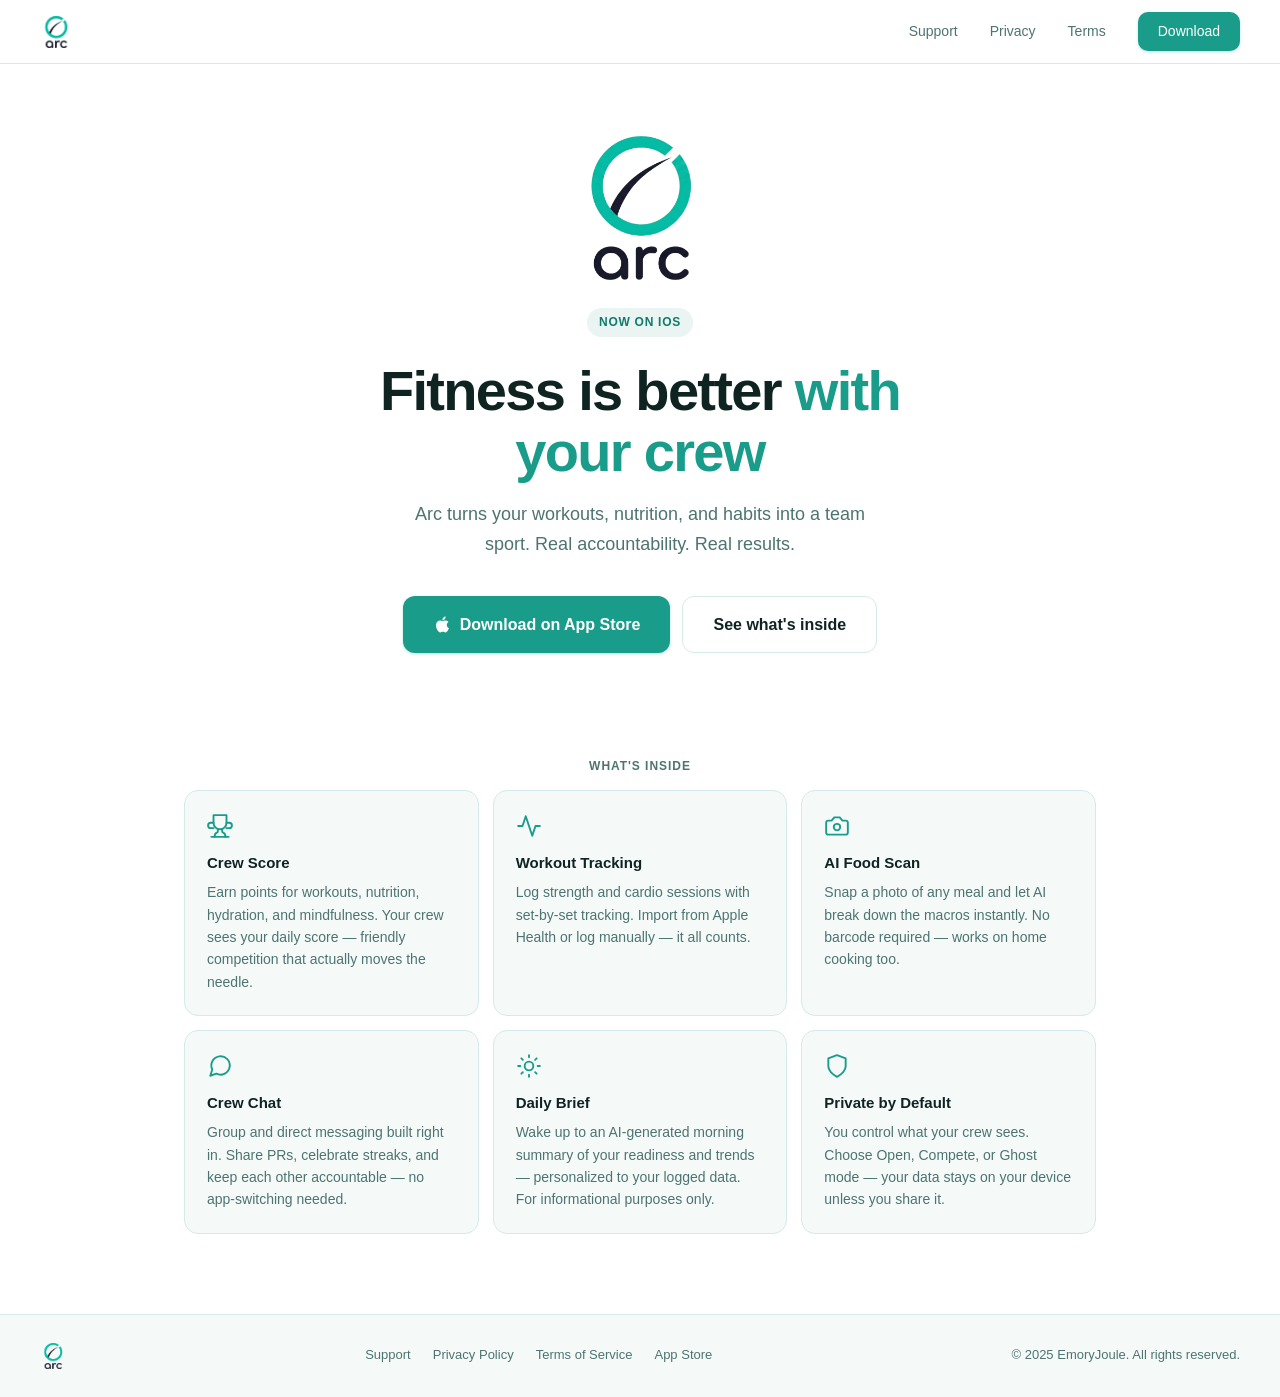
<file: index.html>
<!DOCTYPE html>
<html lang="en">
<head>
  <meta charset="UTF-8" />
  <meta name="viewport" content="width=device-width, initial-scale=1.0" />
  <title>Arc — Crew Fitness & Accountability</title>
  <meta name="description" content="Arc turns your fitness goals into a team sport. Track workouts, nutrition, and habits with your crew — and hold each other accountable." />
  <meta property="og:title" content="Arc — Crew Fitness & Accountability" />
  <meta property="og:description" content="Track workouts, nutrition, and habits with your crew." />
  <meta property="og:image" content="https://runarc.app/og-image.png" />
  <meta property="og:url" content="https://runarc.app" />
  <meta name="twitter:card" content="summary_large_image" />
  <link rel="stylesheet" href="/style.css" />
  <link rel="icon" href="/favicon.png" />
</head>
<body>

<nav>
  <a href="/" class="nav-logo">
    <img src="/logo.png" alt="Arc" />
  </a>
  <div class="nav-links">
    <a href="/support">Support</a>
    <a href="/privacy">Privacy</a>
    <a href="/terms">Terms</a>
    <a href="https://apps.apple.com/app/id6771915576" class="btn btn-primary" style="padding:8px 20px;font-size:14px;">Download</a>
  </div>
</nav>

<section class="hero">
  <img src="/logo.png" alt="Arc" class="hero-logo" />
  <div class="hero-badge">Now on iOS</div>
  <h1>Fitness is better <span>with your crew</span></h1>
  <p>Arc turns your workouts, nutrition, and habits into a team sport. Real accountability. Real results.</p>
  <div class="hero-actions">
    <a href="https://apps.apple.com/app/id6771915576" class="btn btn-primary btn-large">
      <svg width="19" height="19" viewBox="0 0 24 24" fill="currentColor" aria-hidden="true"><path d="M18.71 19.5c-.83 1.24-1.71 2.45-3.05 2.47-1.34.03-1.77-.79-3.29-.79-1.53 0-2 .77-3.27.82-1.31.05-2.3-1.32-3.14-2.53C4.25 17 2.94 12.45 4.7 9.39c.87-1.52 2.43-2.48 4.12-2.51 1.28-.02 2.5.87 3.29.87.78 0 2.26-1.07 3.8-.91.65.03 2.47.26 3.64 1.98-.09.06-2.17 1.28-2.15 3.81.03 3.02 2.65 4.03 2.68 4.04-.03.07-.42 1.44-1.38 2.83M13 3.5c.73-.83 1.94-1.46 2.94-1.5.13 1.17-.34 2.35-1.04 3.19-.69.85-1.83 1.51-2.95 1.42-.15-1.15.41-2.35 1.05-3.11z"/></svg>
      Download on App Store
    </a>
    <a href="#features" class="btn btn-outline btn-large">See what's inside</a>
  </div>
</section>

<section class="features" id="features">
  <p class="features-label">What's inside</p>

  <div class="feature-card">
    <svg class="feature-icon" viewBox="0 0 24 24" fill="none" stroke="currentColor" stroke-width="1.75" stroke-linecap="round" stroke-linejoin="round" aria-hidden="true">
      <path d="M6 9H3.5a2.5 2.5 0 0 0 0 5H6"/>
      <path d="M18 9h2.5a2.5 2.5 0 0 1 0 5H18"/>
      <path d="M4 22h16"/>
      <path d="M10 14.66V17c0 .55-.47.98-.97 1.21C7.85 18.75 7 20.24 7 22"/>
      <path d="M14 14.66V17c0 .55.47.98.97 1.21C16.15 18.75 17 20.24 17 22"/>
      <path d="M18 2H6v7a6 6 0 0 0 12 0V2Z"/>
    </svg>
    <h3>Crew Score</h3>
    <p>Earn points for workouts, nutrition, hydration, and mindfulness. Your crew sees your daily score — friendly competition that actually moves the needle.</p>
  </div>

  <div class="feature-card">
    <svg class="feature-icon" viewBox="0 0 24 24" fill="none" stroke="currentColor" stroke-width="1.75" stroke-linecap="round" stroke-linejoin="round" aria-hidden="true">
      <polyline points="22 12 18 12 15 21 9 3 6 12 2 12"/>
    </svg>
    <h3>Workout Tracking</h3>
    <p>Log strength and cardio sessions with set-by-set tracking. Import from Apple Health or log manually — it all counts.</p>
  </div>

  <div class="feature-card">
    <svg class="feature-icon" viewBox="0 0 24 24" fill="none" stroke="currentColor" stroke-width="1.75" stroke-linecap="round" stroke-linejoin="round" aria-hidden="true">
      <path d="M14.5 4h-5L7 7H4a2 2 0 0 0-2 2v9a2 2 0 0 0 2 2h16a2 2 0 0 0 2-2V9a2 2 0 0 0-2-2h-3l-2.5-3z"/>
      <circle cx="12" cy="13" r="3"/>
    </svg>
    <h3>AI Food Scan</h3>
    <p>Snap a photo of any meal and let AI break down the macros instantly. No barcode required — works on home cooking too.</p>
  </div>

  <div class="feature-card">
    <svg class="feature-icon" viewBox="0 0 24 24" fill="none" stroke="currentColor" stroke-width="1.75" stroke-linecap="round" stroke-linejoin="round" aria-hidden="true">
      <path d="m3 21 1.9-5.7a8.5 8.5 0 1 1 3.8 3.8z"/>
    </svg>
    <h3>Crew Chat</h3>
    <p>Group and direct messaging built right in. Share PRs, celebrate streaks, and keep each other accountable — no app-switching needed.</p>
  </div>

  <div class="feature-card">
    <svg class="feature-icon" viewBox="0 0 24 24" fill="none" stroke="currentColor" stroke-width="1.75" stroke-linecap="round" stroke-linejoin="round" aria-hidden="true">
      <circle cx="12" cy="12" r="4"/>
      <path d="M12 2v2"/><path d="M12 20v2"/>
      <path d="m4.93 4.93 1.41 1.41"/><path d="m17.66 17.66 1.41 1.41"/>
      <path d="M2 12h2"/><path d="M20 12h2"/>
      <path d="m6.34 17.66-1.41 1.41"/><path d="m19.07 4.93-1.41 1.41"/>
    </svg>
    <h3>Daily Brief</h3>
    <p>Wake up to an AI-generated morning summary of your readiness and trends — personalized to your logged data. For informational purposes only.</p>
  </div>

  <div class="feature-card">
    <svg class="feature-icon" viewBox="0 0 24 24" fill="none" stroke="currentColor" stroke-width="1.75" stroke-linecap="round" stroke-linejoin="round" aria-hidden="true">
      <path d="M12 22s8-4 8-10V5l-8-3-8 3v7c0 6 8 10 8 10z"/>
    </svg>
    <h3>Private by Default</h3>
    <p>You control what your crew sees. Choose Open, Compete, or Ghost mode — your data stays on your device unless you share it.</p>
  </div>

</section>

<footer>
  <a href="/" class="footer-logo">
    <img src="/logo.png" alt="Arc" />
  </a>
  <div class="footer-links">
    <a href="/support">Support</a>
    <a href="/privacy">Privacy Policy</a>
    <a href="/terms">Terms of Service</a>
    <a href="https://apps.apple.com/app/id6771915576">App Store</a>
  </div>
  <p class="footer-copy">&copy; 2025 EmoryJoule. All rights reserved.</p>
</footer>

</body>
</html>
</file>
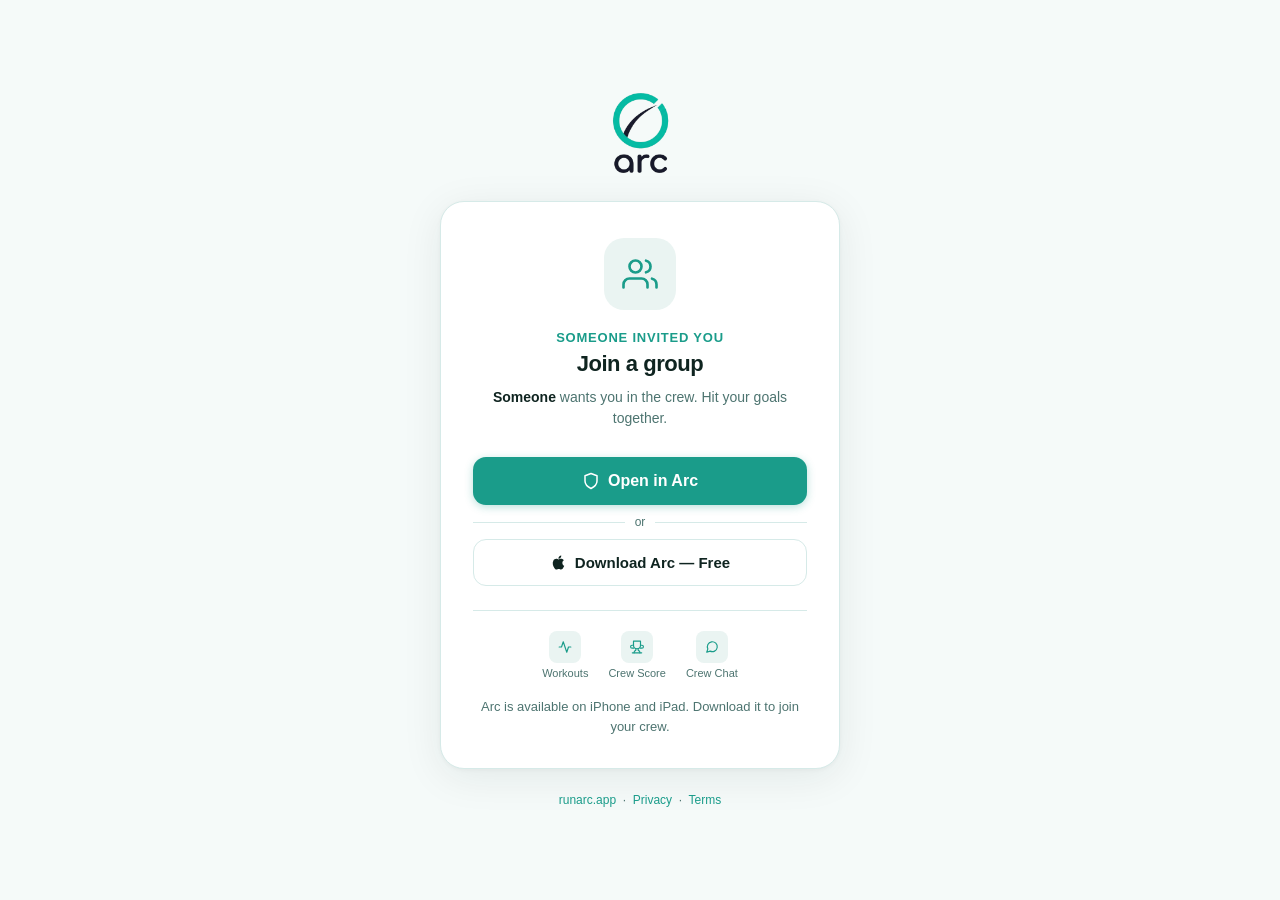
<file: join/index.html>
<!DOCTYPE html>
<html lang="en">
<head>
  <meta charset="UTF-8" />
  <meta name="viewport" content="width=device-width, initial-scale=1.0" />
  <title>You're invited to Arc</title>
  <meta name="description" content="You've been invited to join Arc — the crew fitness and accountability app." />
  <meta property="og:title" content="You're invited to Arc" />
  <meta property="og:description" content="Join your crew, track your workouts, and stay accountable together." />
  <meta property="og:image" content="https://runarc.app/og-invite.png" />
  <meta property="og:url" content="https://runarc.app/join" />
  <meta property="og:type" content="website" />
  <meta name="twitter:card" content="summary_large_image" />
  <meta name="twitter:title" content="You're invited to Arc" />
  <meta name="twitter:description" content="Join your crew, track your workouts, and stay accountable together." />
  <meta name="twitter:image" content="https://runarc.app/og-invite.png" />
  <link rel="icon" href="/favicon.png" />
  <style>
    :root {
      --teal: #1a9c8a;
      --teal-dark: #127a6a;
      --teal-light: #eaf4f2;
      --text: #0f2420;
      --muted: #4d7470;
      --border: #d6eae8;
      --surface: #f5faf9;
      --bg: #ffffff;
    }

    * { box-sizing: border-box; margin: 0; padding: 0; }
    html, body { height: 100%; }

    body {
      font-family: -apple-system, BlinkMacSystemFont, 'Segoe UI', Roboto, sans-serif;
      background: var(--surface);
      color: var(--text);
      display: flex;
      flex-direction: column;
      align-items: center;
      justify-content: center;
      min-height: 100vh;
      padding: 24px 20px;
    }

    /* ── Logo ── */
    .logo-wrap {
      margin-bottom: 28px;
    }
    .logo-wrap img {
      height: 80px;
      width: auto;
      display: block;
    }

    /* ── Card ── */
    .card {
      background: var(--bg);
      border: 1px solid var(--border);
      border-radius: 24px;
      padding: 36px 32px 32px;
      max-width: 400px;
      width: 100%;
      box-shadow: 0 8px 40px rgba(15,36,32,0.08), 0 1px 4px rgba(15,36,32,0.04);
      text-align: center;
    }

    /* ── Emoji / group icon ── */
    .invite-emoji {
      width: 72px;
      height: 72px;
      border-radius: 20px;
      background: var(--teal-light);
      display: flex;
      align-items: center;
      justify-content: center;
      font-size: 34px;
      margin: 0 auto 20px;
      line-height: 1;
      overflow: hidden;
    }
    .invite-emoji img {
      width: 100%;
      height: 100%;
      object-fit: cover;
      border-radius: 20px;
    }
    .invite-emoji svg {
      width: 36px;
      height: 36px;
      color: var(--teal);
    }

    /* ── Text ── */
    .invite-from {
      font-size: 13px;
      font-weight: 600;
      letter-spacing: 0.06em;
      text-transform: uppercase;
      color: var(--teal);
      margin-bottom: 6px;
    }

    .invite-title {
      font-size: 22px;
      font-weight: 800;
      color: var(--text);
      letter-spacing: -0.02em;
      line-height: 1.2;
      margin-bottom: 10px;
    }

    .invite-sub {
      font-size: 14px;
      color: var(--muted);
      line-height: 1.5;
      margin-bottom: 28px;
    }

    .invite-sub strong { color: var(--text); font-weight: 600; }

    /* ── Buttons ── */
    .btn-primary {
      display: flex;
      align-items: center;
      justify-content: center;
      gap: 8px;
      width: 100%;
      padding: 15px 20px;
      border-radius: 13px;
      font-size: 16px;
      font-weight: 700;
      background: var(--teal);
      color: #fff !important;
      text-decoration: none;
      margin-bottom: 10px;
      transition: background 0.15s, transform 0.1s;
      box-shadow: 0 2px 8px rgba(26,156,138,0.3);
    }
    .btn-primary:hover { background: var(--teal-dark); transform: translateY(-1px); }
    .btn-primary:active { transform: translateY(0); }

    .btn-secondary {
      display: flex;
      align-items: center;
      justify-content: center;
      gap: 8px;
      width: 100%;
      padding: 14px 20px;
      border-radius: 13px;
      font-size: 15px;
      font-weight: 600;
      background: transparent;
      color: var(--text) !important;
      text-decoration: none;
      border: 1.5px solid var(--border);
      transition: border-color 0.15s, background 0.15s;
    }
    .btn-secondary:hover { border-color: var(--teal); background: var(--teal-light); }

    /* ── Status note ── */
    .status-note {
      margin-top: 18px;
      font-size: 13px;
      color: var(--muted);
      line-height: 1.5;
    }

    /* ── Divider ── */
    .divider {
      display: flex;
      align-items: center;
      gap: 10px;
      margin: 10px 0;
      color: var(--muted);
      font-size: 12px;
    }
    .divider::before, .divider::after {
      content: '';
      flex: 1;
      height: 1px;
      background: var(--border);
    }

    /* ── Features strip ── */
    .features {
      display: flex;
      justify-content: center;
      gap: 20px;
      margin-top: 24px;
      padding-top: 20px;
      border-top: 1px solid var(--border);
      flex-wrap: wrap;
    }
    .feature {
      display: flex;
      flex-direction: column;
      align-items: center;
      gap: 4px;
      font-size: 11px;
      color: var(--muted);
      font-weight: 500;
    }
    .feature-icon-wrap {
      width: 32px;
      height: 32px;
      background: var(--teal-light);
      border-radius: 8px;
      display: flex;
      align-items: center;
      justify-content: center;
      color: var(--teal);
    }

    /* ── Footer ── */
    .page-footer {
      margin-top: 24px;
      font-size: 12px;
      color: var(--muted);
      text-align: center;
    }
    .page-footer a { color: var(--teal); text-decoration: none; }

    /* ── Loading state ── */
    .spinner {
      width: 18px;
      height: 18px;
      border: 2px solid rgba(255,255,255,0.4);
      border-top-color: #fff;
      border-radius: 50%;
      animation: spin 0.7s linear infinite;
      display: none;
    }
    @keyframes spin { to { transform: rotate(360deg); } }
    .loading .spinner { display: block; }
    .loading .btn-label { display: none; }

    @media (max-width: 440px) {
      .card { padding: 28px 22px 24px; border-radius: 20px; }
      .invite-title { font-size: 20px; }
    }
  </style>
</head>
<body>

  <div class="logo-wrap">
    <a href="https://runarc.app">
      <img src="/logo.png" alt="Arc" />
    </a>
  </div>

  <div class="card">
    <div class="invite-emoji" id="invite-emoji">💪</div>
    <p class="invite-from" id="invite-from">Invitation</p>
    <h1 class="invite-title" id="invite-title">You're invited to Arc</h1>
    <p class="invite-sub" id="invite-sub">Join your crew, track your workouts, and stay accountable together.</p>

    <a id="btn-open" href="#" class="btn-primary">
      <svg width="18" height="18" viewBox="0 0 24 24" fill="none" stroke="currentColor" stroke-width="2" stroke-linecap="round" stroke-linejoin="round" aria-hidden="true"><path d="M12 22s8-4 8-10V5l-8-3-8 3v7c0 6 8 10 8 10z"/></svg>
      <span class="btn-label">Open in Arc</span>
      <span class="spinner"></span>
    </a>

    <div class="divider">or</div>

    <a id="btn-download" href="https://apps.apple.com/app/id6771915576" class="btn-secondary">
      <svg width="17" height="17" viewBox="0 0 24 24" fill="currentColor" aria-hidden="true"><path d="M18.71 19.5c-.83 1.24-1.71 2.45-3.05 2.47-1.34.03-1.77-.79-3.29-.79-1.53 0-2 .77-3.27.82-1.31.05-2.3-1.32-3.14-2.53C4.25 17 2.94 12.45 4.7 9.39c.87-1.52 2.43-2.48 4.12-2.51 1.28-.02 2.5.87 3.29.87.78 0 2.26-1.07 3.8-.91.65.03 2.47.26 3.64 1.98-.09.06-2.17 1.28-2.15 3.81.03 3.02 2.65 4.03 2.68 4.04-.03.07-.42 1.44-1.38 2.83M13 3.5c.73-.83 1.94-1.46 2.94-1.5.13 1.17-.34 2.35-1.04 3.19-.69.85-1.83 1.51-2.95 1.42-.15-1.15.41-2.35 1.05-3.11z"/></svg>
      Download Arc — Free
    </a>

    <div class="features">
      <div class="feature">
        <div class="feature-icon-wrap">
          <svg width="14" height="14" viewBox="0 0 24 24" fill="none" stroke="currentColor" stroke-width="2" stroke-linecap="round" stroke-linejoin="round"><polyline points="22 12 18 12 15 21 9 3 6 12 2 12"/></svg>
        </div>
        Workouts
      </div>
      <div class="feature">
        <div class="feature-icon-wrap">
          <svg width="14" height="14" viewBox="0 0 24 24" fill="none" stroke="currentColor" stroke-width="2" stroke-linecap="round" stroke-linejoin="round"><path d="M6 9H3.5a2.5 2.5 0 0 0 0 5H6"/><path d="M18 9h2.5a2.5 2.5 0 0 1 0 5H18"/><path d="M4 22h16"/><path d="M10 14.66V17c0 .55-.47.98-.97 1.21C7.85 18.75 7 20.24 7 22"/><path d="M14 14.66V17c0 .55.47.98.97 1.21C16.15 18.75 17 20.24 17 22"/><path d="M18 2H6v7a6 6 0 0 0 12 0V2Z"/></svg>
        </div>
        Crew Score
      </div>
      <div class="feature">
        <div class="feature-icon-wrap">
          <svg width="14" height="14" viewBox="0 0 24 24" fill="none" stroke="currentColor" stroke-width="2" stroke-linecap="round" stroke-linejoin="round"><path d="m3 21 1.9-5.7a8.5 8.5 0 1 1 3.8 3.8z"/></svg>
        </div>
        Crew Chat
      </div>
    </div>

    <p class="status-note" id="status-note"></p>
  </div>

  <p class="page-footer">
    <a href="https://runarc.app">runarc.app</a> &nbsp;·&nbsp;
    <a href="https://runarc.app/privacy">Privacy</a> &nbsp;·&nbsp;
    <a href="https://runarc.app/terms">Terms</a>
  </p>

<script>
(function () {
  const params     = new URLSearchParams(window.location.search);
  const type       = params.get('type') || 'group';
  const code       = params.get('code') || '';
  const groupName  = params.get('group') || '';
  const emoji      = params.get('emoji') || '';
  const iconUrl    = params.get('iconUrl') || '';
  const from       = params.get('from') || '';
  const name       = params.get('name') || '';
  const colorIdx   = params.get('colorIdx') || '0';
  const fromUserId = params.get('fromUserId') || '';

  const emojiEl    = document.getElementById('invite-emoji');
  const fromLabel  = document.getElementById('invite-from');
  const titleEl    = document.getElementById('invite-title');
  const subEl      = document.getElementById('invite-sub');
  const openBtn    = document.getElementById('btn-open');
  const downloadBtn= document.getElementById('btn-download');
  const statusNote = document.getElementById('status-note');

  function esc(s) {
    return String(s).replace(/&/g,'&amp;').replace(/</g,'&lt;').replace(/>/g,'&gt;').replace(/"/g,'&quot;');
  }

  // SVG icons used as fallbacks when no photo/emoji is available
  var groupSVG  = '<svg viewBox="0 0 24 24" fill="none" stroke="currentColor" stroke-width="1.75" stroke-linecap="round" stroke-linejoin="round" aria-hidden="true"><path d="M17 21v-2a4 4 0 0 0-4-4H5a4 4 0 0 0-4 4v2"/><circle cx="9" cy="7" r="4"/><path d="M23 21v-2a4 4 0 0 0-3-3.87"/><path d="M16 3.13a4 4 0 0 1 0 7.75"/></svg>';
  var circleSVG = '<svg viewBox="0 0 24 24" fill="none" stroke="currentColor" stroke-width="1.75" stroke-linecap="round" stroke-linejoin="round" aria-hidden="true"><path d="M17 21v-2a4 4 0 0 0-4-4H5a4 4 0 0 0-4 4v2"/><circle cx="9" cy="7" r="4"/><path d="M23 21v-2a4 4 0 0 0-3-3.87"/><path d="M16 3.13a4 4 0 0 1 0 7.75"/></svg>';

  function setGroupIcon(url, fallbackEmoji) {
    if (url) {
      var img = document.createElement('img');
      img.src = url;
      img.alt = '';
      img.onerror = function() {
        // If image fails to load, fall back to emoji or SVG
        emojiEl.innerHTML = '';
        setGroupIcon('', fallbackEmoji);
      };
      emojiEl.innerHTML = '';
      emojiEl.appendChild(img);
      emojiEl.style.background = 'transparent';
      emojiEl.style.padding = '0';
    } else if (fallbackEmoji) {
      emojiEl.textContent = fallbackEmoji;
    } else {
      emojiEl.innerHTML = groupSVG;
    }
  }

  var deepLink = '';

  if (type === 'circle') {
    var sender = name || from || 'Someone';
    emojiEl.innerHTML = circleSVG;
    fromLabel.textContent = esc(sender) + ' invited you';
    titleEl.textContent   = 'Join ' + esc(sender) + '’s circle';
    subEl.innerHTML       = 'Track workouts, share stats, and stay accountable with <strong>' + esc(sender) + '</strong> on Arc.';
    deepLink = 'arc://circle-join?code=' + encodeURIComponent(code)
      + '&name=' + encodeURIComponent(sender)
      + '&colorIdx=' + encodeURIComponent(colorIdx)
      + (fromUserId ? '&fromUserId=' + encodeURIComponent(fromUserId) : '');
  } else {
    var sender = from || 'Someone';
    var gName  = groupName || 'a group';
    setGroupIcon(iconUrl, emoji);
    fromLabel.textContent = esc(sender) + ' invited you';
    titleEl.textContent   = 'Join ' + esc(gName);
    subEl.innerHTML       = '<strong>' + esc(sender) + '</strong> wants you in the crew. Hit your goals together.';
    deepLink = 'arc://group-join?code=' + encodeURIComponent(code)
      + '&group=' + encodeURIComponent(gName)
      + '&emoji=' + encodeURIComponent(emoji || '')
      + '&from=' + encodeURIComponent(sender);
  }

  var isMobile = /iPhone|iPad|iPod|Android/i.test(navigator.userAgent);

  if (deepLink && deepLink !== 'arc://') {
    openBtn.href = deepLink;

    if (isMobile) {
      // On mobile: clicking open button tries the deep link.
      // If the app is installed, iOS/Android handles it instantly.
      // If not, after 2.5s with no visibilitychange, we surface the download button.
      openBtn.addEventListener('click', function (e) {
        e.preventDefault();
        openBtn.classList.add('loading');
        var t0 = Date.now();
        window.location.href = deepLink;
        var check = setTimeout(function () {
          if (!document.hidden && Date.now() - t0 < 3500) {
            // App likely not installed — surface download prominently
            openBtn.classList.remove('loading');
            openBtn.style.display = 'none';
            document.querySelector('.divider').style.display = 'none';
            downloadBtn.style.background = 'var(--teal)';
            downloadBtn.style.color = '#fff';
            downloadBtn.style.borderColor = 'var(--teal)';
            downloadBtn.style.boxShadow = '0 2px 8px rgba(26,156,138,0.3)';
            var btnLabel = downloadBtn.querySelector('span') || downloadBtn;
            statusNote.textContent = 'Get Arc free on the App Store, then tap your invite link again to join instantly.';
          }
        }, 2500);
        document.addEventListener('visibilitychange', function onVC() {
          clearTimeout(check);
          openBtn.classList.remove('loading');
          document.removeEventListener('visibilitychange', onVC);
        });
      });
    }
  } else {
    // No valid deep link — hide open button, make download primary
    openBtn.style.display = 'none';
    document.querySelector('.divider').style.display = 'none';
    downloadBtn.style.background = 'var(--teal)';
    downloadBtn.style.color = '#fff';
    downloadBtn.style.borderColor = 'var(--teal)';
    downloadBtn.style.boxShadow = '0 2px 8px rgba(26,156,138,0.3)';
  }

  if (!isMobile) {
    statusNote.textContent = 'Arc is available on iPhone and iPad. Download it to join your crew.';
  }
})();
</script>
</body>
</html>
</file>
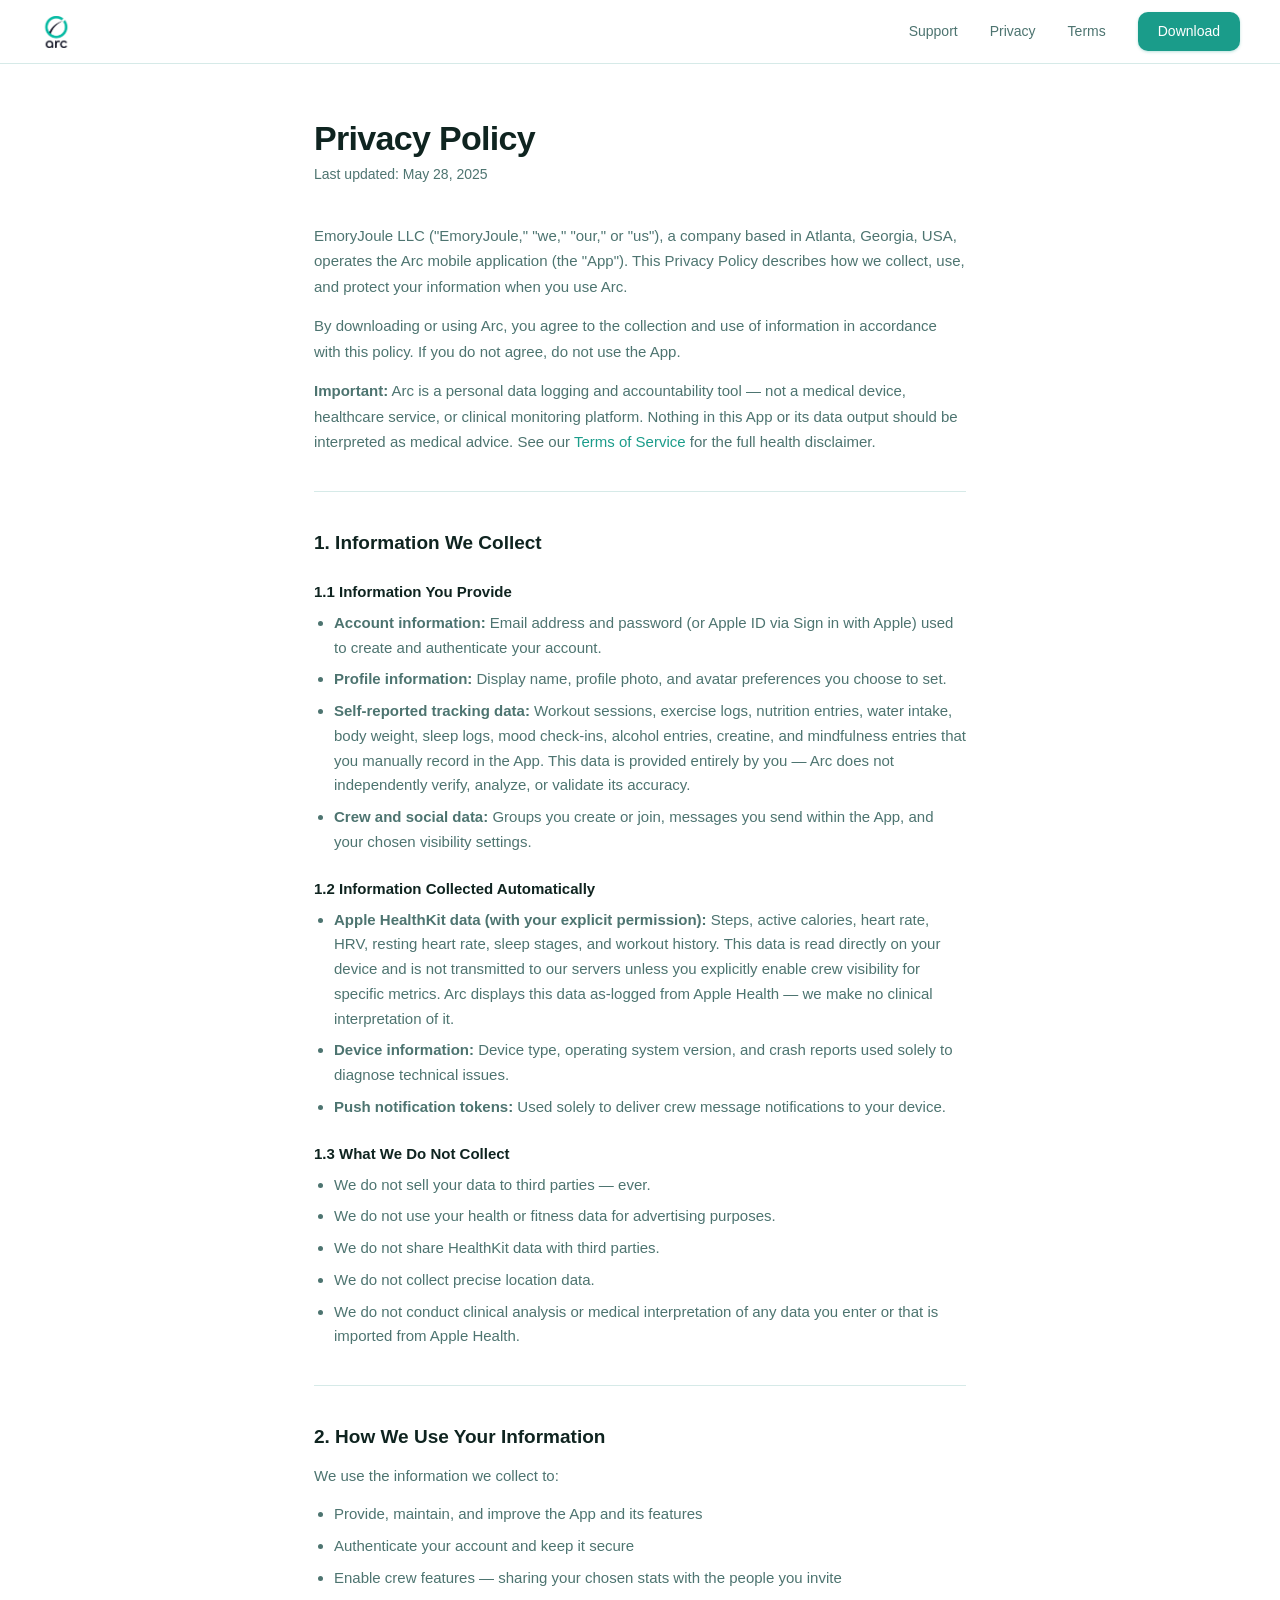
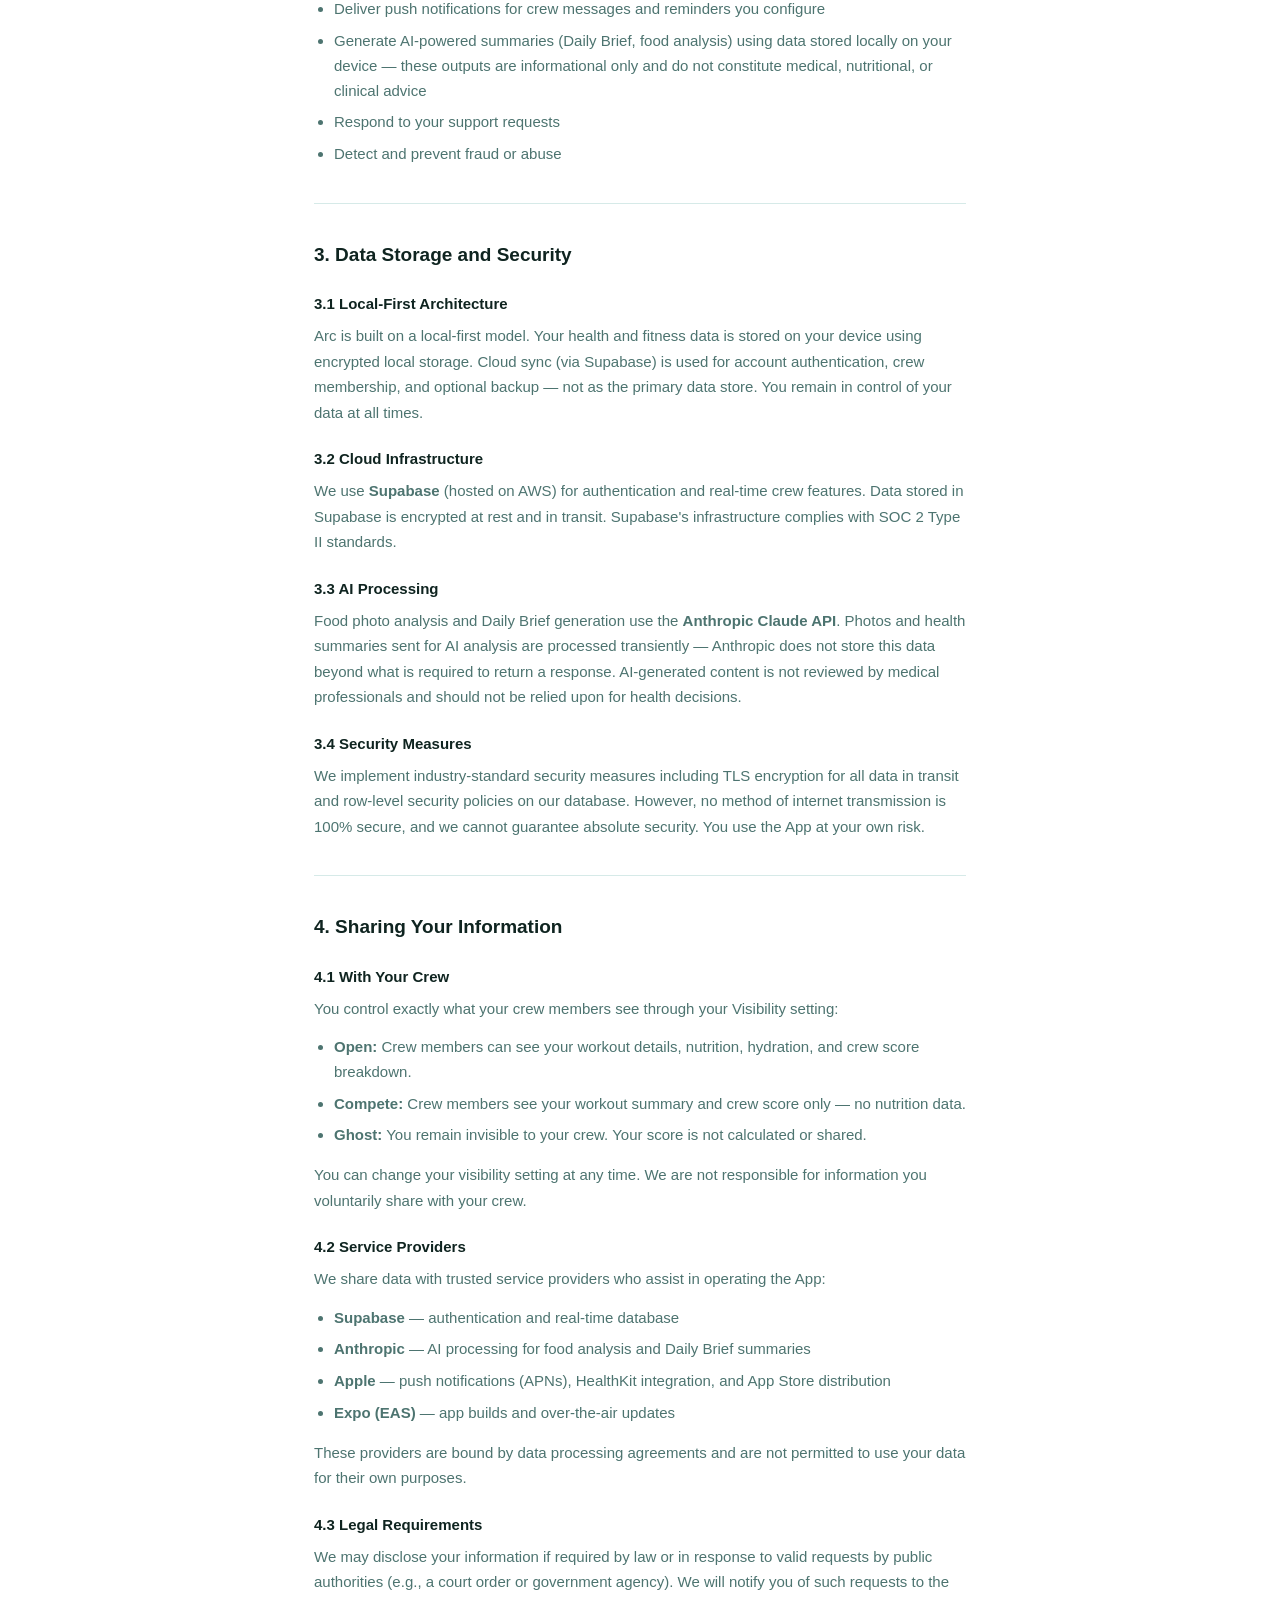
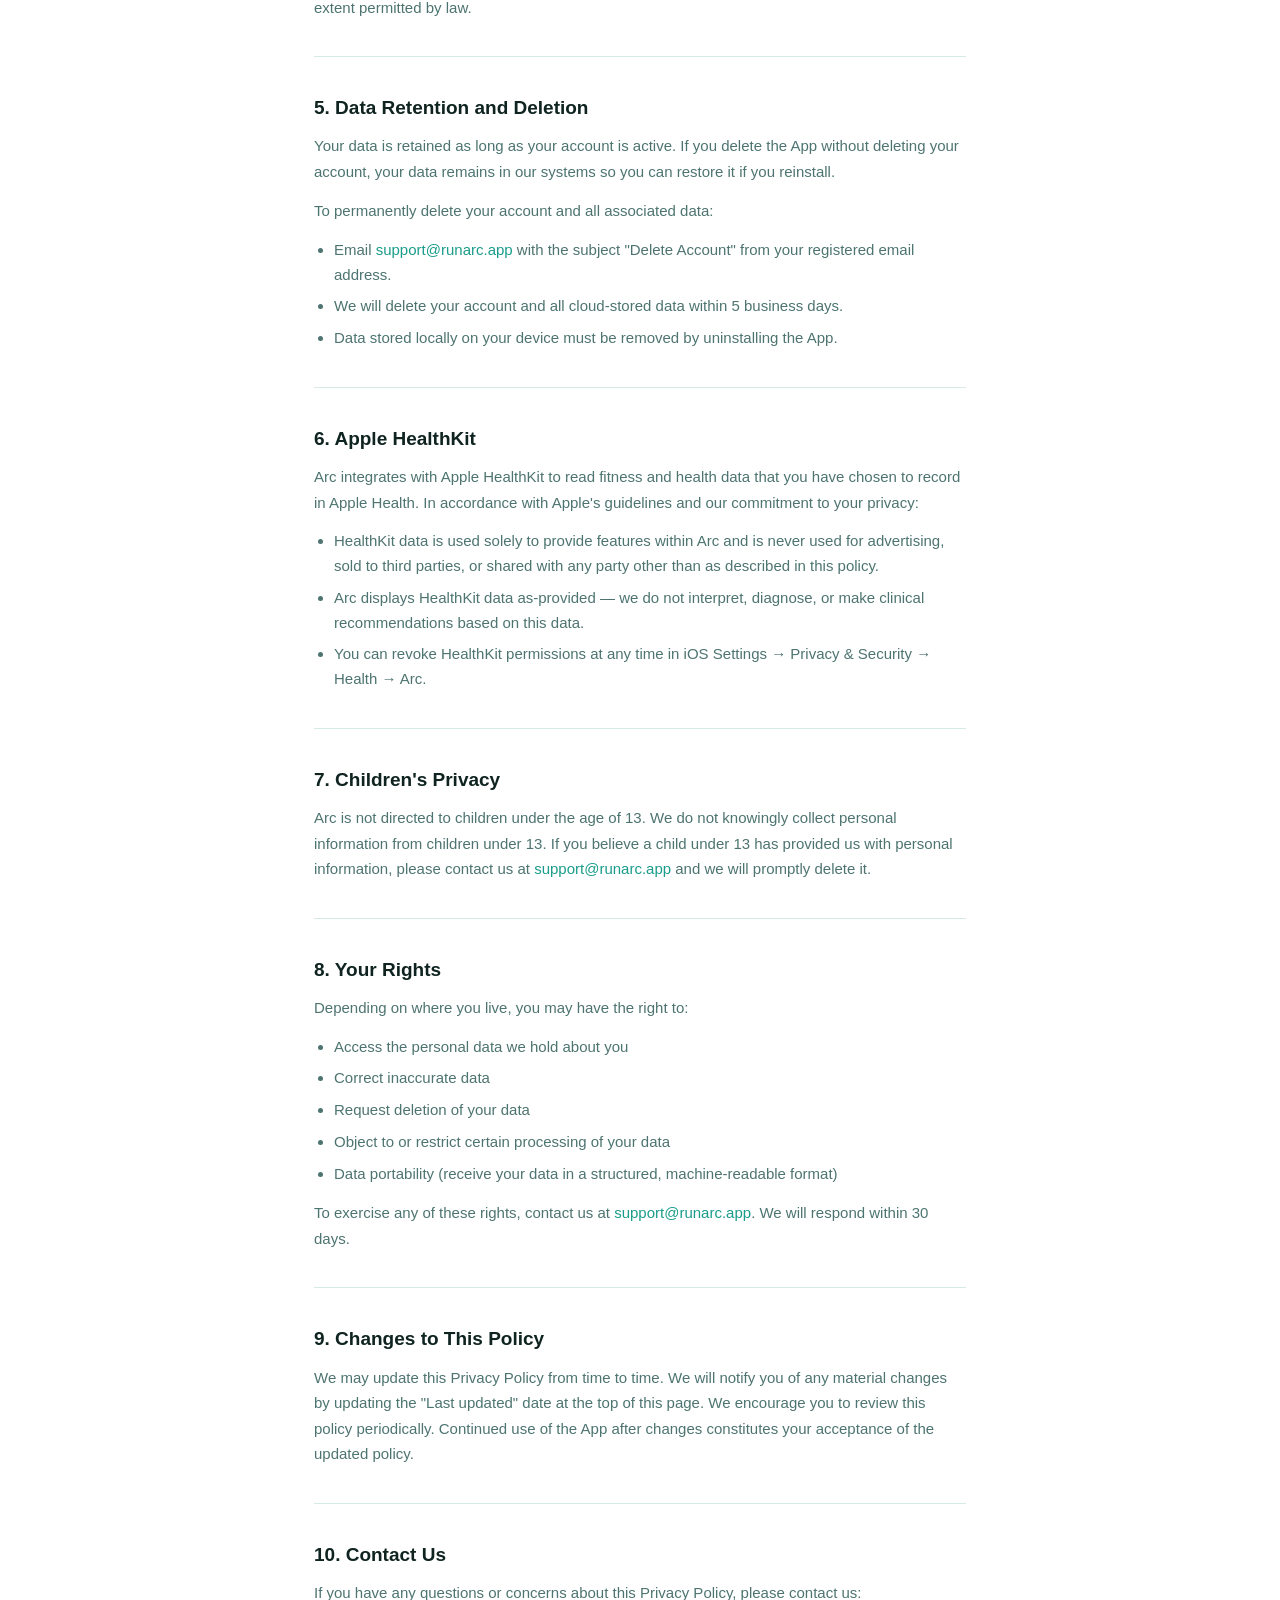
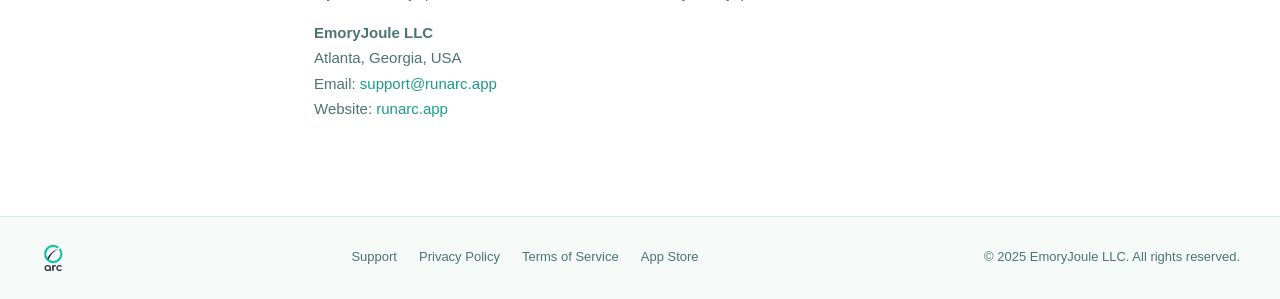
<file: privacy/index.html>
<!DOCTYPE html>
<html lang="en">
<head>
  <meta charset="UTF-8" />
  <meta name="viewport" content="width=device-width, initial-scale=1.0" />
  <title>Privacy Policy — Arc</title>
  <meta name="description" content="Privacy Policy for Arc by EmoryJoule." />
  <link rel="stylesheet" href="/style.css" />
  <link rel="icon" href="/favicon.png" />
</head>
<body>

<nav>
  <a href="/" class="nav-logo">
    <img src="/logo.png" alt="Arc" />
  </a>
  <div class="nav-links">
    <a href="/support">Support</a>
    <a href="/privacy">Privacy</a>
    <a href="/terms">Terms</a>
    <a href="https://apps.apple.com/app/id6771915576" class="btn btn-primary" style="padding:8px 20px;font-size:14px;">Download</a>
  </div>
</nav>

<div class="content-page">
  <h1>Privacy Policy</h1>
  <p class="updated">Last updated: May 28, 2025</p>

  <p>EmoryJoule LLC ("EmoryJoule," "we," "our," or "us"), a company based in Atlanta, Georgia, USA, operates the Arc mobile application (the "App"). This Privacy Policy describes how we collect, use, and protect your information when you use Arc.</p>

  <p>By downloading or using Arc, you agree to the collection and use of information in accordance with this policy. If you do not agree, do not use the App.</p>

  <p><strong>Important:</strong> Arc is a personal data logging and accountability tool — not a medical device, healthcare service, or clinical monitoring platform. Nothing in this App or its data output should be interpreted as medical advice. See our <a href="/terms">Terms of Service</a> for the full health disclaimer.</p>

  <hr class="content-divider" />

  <h2>1. Information We Collect</h2>

  <h3>1.1 Information You Provide</h3>
  <ul>
    <li><strong>Account information:</strong> Email address and password (or Apple ID via Sign in with Apple) used to create and authenticate your account.</li>
    <li><strong>Profile information:</strong> Display name, profile photo, and avatar preferences you choose to set.</li>
    <li><strong>Self-reported tracking data:</strong> Workout sessions, exercise logs, nutrition entries, water intake, body weight, sleep logs, mood check-ins, alcohol entries, creatine, and mindfulness entries that you manually record in the App. This data is provided entirely by you — Arc does not independently verify, analyze, or validate its accuracy.</li>
    <li><strong>Crew and social data:</strong> Groups you create or join, messages you send within the App, and your chosen visibility settings.</li>
  </ul>

  <h3>1.2 Information Collected Automatically</h3>
  <ul>
    <li><strong>Apple HealthKit data (with your explicit permission):</strong> Steps, active calories, heart rate, HRV, resting heart rate, sleep stages, and workout history. This data is read directly on your device and is not transmitted to our servers unless you explicitly enable crew visibility for specific metrics. Arc displays this data as-logged from Apple Health — we make no clinical interpretation of it.</li>
    <li><strong>Device information:</strong> Device type, operating system version, and crash reports used solely to diagnose technical issues.</li>
    <li><strong>Push notification tokens:</strong> Used solely to deliver crew message notifications to your device.</li>
  </ul>

  <h3>1.3 What We Do Not Collect</h3>
  <ul>
    <li>We do not sell your data to third parties — ever.</li>
    <li>We do not use your health or fitness data for advertising purposes.</li>
    <li>We do not share HealthKit data with third parties.</li>
    <li>We do not collect precise location data.</li>
    <li>We do not conduct clinical analysis or medical interpretation of any data you enter or that is imported from Apple Health.</li>
  </ul>

  <hr class="content-divider" />

  <h2>2. How We Use Your Information</h2>

  <p>We use the information we collect to:</p>
  <ul>
    <li>Provide, maintain, and improve the App and its features</li>
    <li>Authenticate your account and keep it secure</li>
    <li>Enable crew features — sharing your chosen stats with the people you invite</li>
    <li>Deliver push notifications for crew messages and reminders you configure</li>
    <li>Generate AI-powered summaries (Daily Brief, food analysis) using data stored locally on your device — these outputs are informational only and do not constitute medical, nutritional, or clinical advice</li>
    <li>Respond to your support requests</li>
    <li>Detect and prevent fraud or abuse</li>
  </ul>

  <hr class="content-divider" />

  <h2>3. Data Storage and Security</h2>

  <h3>3.1 Local-First Architecture</h3>
  <p>Arc is built on a local-first model. Your health and fitness data is stored on your device using encrypted local storage. Cloud sync (via Supabase) is used for account authentication, crew membership, and optional backup — not as the primary data store. You remain in control of your data at all times.</p>

  <h3>3.2 Cloud Infrastructure</h3>
  <p>We use <strong>Supabase</strong> (hosted on AWS) for authentication and real-time crew features. Data stored in Supabase is encrypted at rest and in transit. Supabase's infrastructure complies with SOC 2 Type II standards.</p>

  <h3>3.3 AI Processing</h3>
  <p>Food photo analysis and Daily Brief generation use the <strong>Anthropic Claude API</strong>. Photos and health summaries sent for AI analysis are processed transiently — Anthropic does not store this data beyond what is required to return a response. AI-generated content is not reviewed by medical professionals and should not be relied upon for health decisions.</p>

  <h3>3.4 Security Measures</h3>
  <p>We implement industry-standard security measures including TLS encryption for all data in transit and row-level security policies on our database. However, no method of internet transmission is 100% secure, and we cannot guarantee absolute security. You use the App at your own risk.</p>

  <hr class="content-divider" />

  <h2>4. Sharing Your Information</h2>

  <h3>4.1 With Your Crew</h3>
  <p>You control exactly what your crew members see through your Visibility setting:</p>
  <ul>
    <li><strong>Open:</strong> Crew members can see your workout details, nutrition, hydration, and crew score breakdown.</li>
    <li><strong>Compete:</strong> Crew members see your workout summary and crew score only — no nutrition data.</li>
    <li><strong>Ghost:</strong> You remain invisible to your crew. Your score is not calculated or shared.</li>
  </ul>
  <p>You can change your visibility setting at any time. We are not responsible for information you voluntarily share with your crew.</p>

  <h3>4.2 Service Providers</h3>
  <p>We share data with trusted service providers who assist in operating the App:</p>
  <ul>
    <li><strong>Supabase</strong> — authentication and real-time database</li>
    <li><strong>Anthropic</strong> — AI processing for food analysis and Daily Brief summaries</li>
    <li><strong>Apple</strong> — push notifications (APNs), HealthKit integration, and App Store distribution</li>
    <li><strong>Expo (EAS)</strong> — app builds and over-the-air updates</li>
  </ul>
  <p>These providers are bound by data processing agreements and are not permitted to use your data for their own purposes.</p>

  <h3>4.3 Legal Requirements</h3>
  <p>We may disclose your information if required by law or in response to valid requests by public authorities (e.g., a court order or government agency). We will notify you of such requests to the extent permitted by law.</p>

  <hr class="content-divider" />

  <h2>5. Data Retention and Deletion</h2>

  <p>Your data is retained as long as your account is active. If you delete the App without deleting your account, your data remains in our systems so you can restore it if you reinstall.</p>

  <p>To permanently delete your account and all associated data:</p>
  <ul>
    <li>Email <a href="mailto:support@runarc.app">support@runarc.app</a> with the subject "Delete Account" from your registered email address.</li>
    <li>We will delete your account and all cloud-stored data within 5 business days.</li>
    <li>Data stored locally on your device must be removed by uninstalling the App.</li>
  </ul>

  <hr class="content-divider" />

  <h2>6. Apple HealthKit</h2>

  <p>Arc integrates with Apple HealthKit to read fitness and health data that you have chosen to record in Apple Health. In accordance with Apple's guidelines and our commitment to your privacy:</p>
  <ul>
    <li>HealthKit data is used solely to provide features within Arc and is never used for advertising, sold to third parties, or shared with any party other than as described in this policy.</li>
    <li>Arc displays HealthKit data as-provided — we do not interpret, diagnose, or make clinical recommendations based on this data.</li>
    <li>You can revoke HealthKit permissions at any time in iOS Settings → Privacy &amp; Security → Health → Arc.</li>
  </ul>

  <hr class="content-divider" />

  <h2>7. Children's Privacy</h2>

  <p>Arc is not directed to children under the age of 13. We do not knowingly collect personal information from children under 13. If you believe a child under 13 has provided us with personal information, please contact us at <a href="mailto:support@runarc.app">support@runarc.app</a> and we will promptly delete it.</p>

  <hr class="content-divider" />

  <h2>8. Your Rights</h2>

  <p>Depending on where you live, you may have the right to:</p>
  <ul>
    <li>Access the personal data we hold about you</li>
    <li>Correct inaccurate data</li>
    <li>Request deletion of your data</li>
    <li>Object to or restrict certain processing of your data</li>
    <li>Data portability (receive your data in a structured, machine-readable format)</li>
  </ul>

  <p>To exercise any of these rights, contact us at <a href="mailto:support@runarc.app">support@runarc.app</a>. We will respond within 30 days.</p>

  <hr class="content-divider" />

  <h2>9. Changes to This Policy</h2>

  <p>We may update this Privacy Policy from time to time. We will notify you of any material changes by updating the "Last updated" date at the top of this page. We encourage you to review this policy periodically. Continued use of the App after changes constitutes your acceptance of the updated policy.</p>

  <hr class="content-divider" />

  <h2>10. Contact Us</h2>

  <p>If you have any questions or concerns about this Privacy Policy, please contact us:</p>
  <p><strong>EmoryJoule LLC</strong><br />
  Atlanta, Georgia, USA<br />
  Email: <a href="mailto:support@runarc.app">support@runarc.app</a><br />
  Website: <a href="https://runarc.app">runarc.app</a></p>
</div>

<footer>
  <a href="/" class="footer-logo">
    <img src="/logo.png" alt="Arc" />
  </a>
  <div class="footer-links">
    <a href="/support">Support</a>
    <a href="/privacy">Privacy Policy</a>
    <a href="/terms">Terms of Service</a>
    <a href="https://apps.apple.com/app/id6771915576">App Store</a>
  </div>
  <p class="footer-copy">&copy; 2025 EmoryJoule LLC. All rights reserved.</p>
</footer>

</body>
</html>
</file>
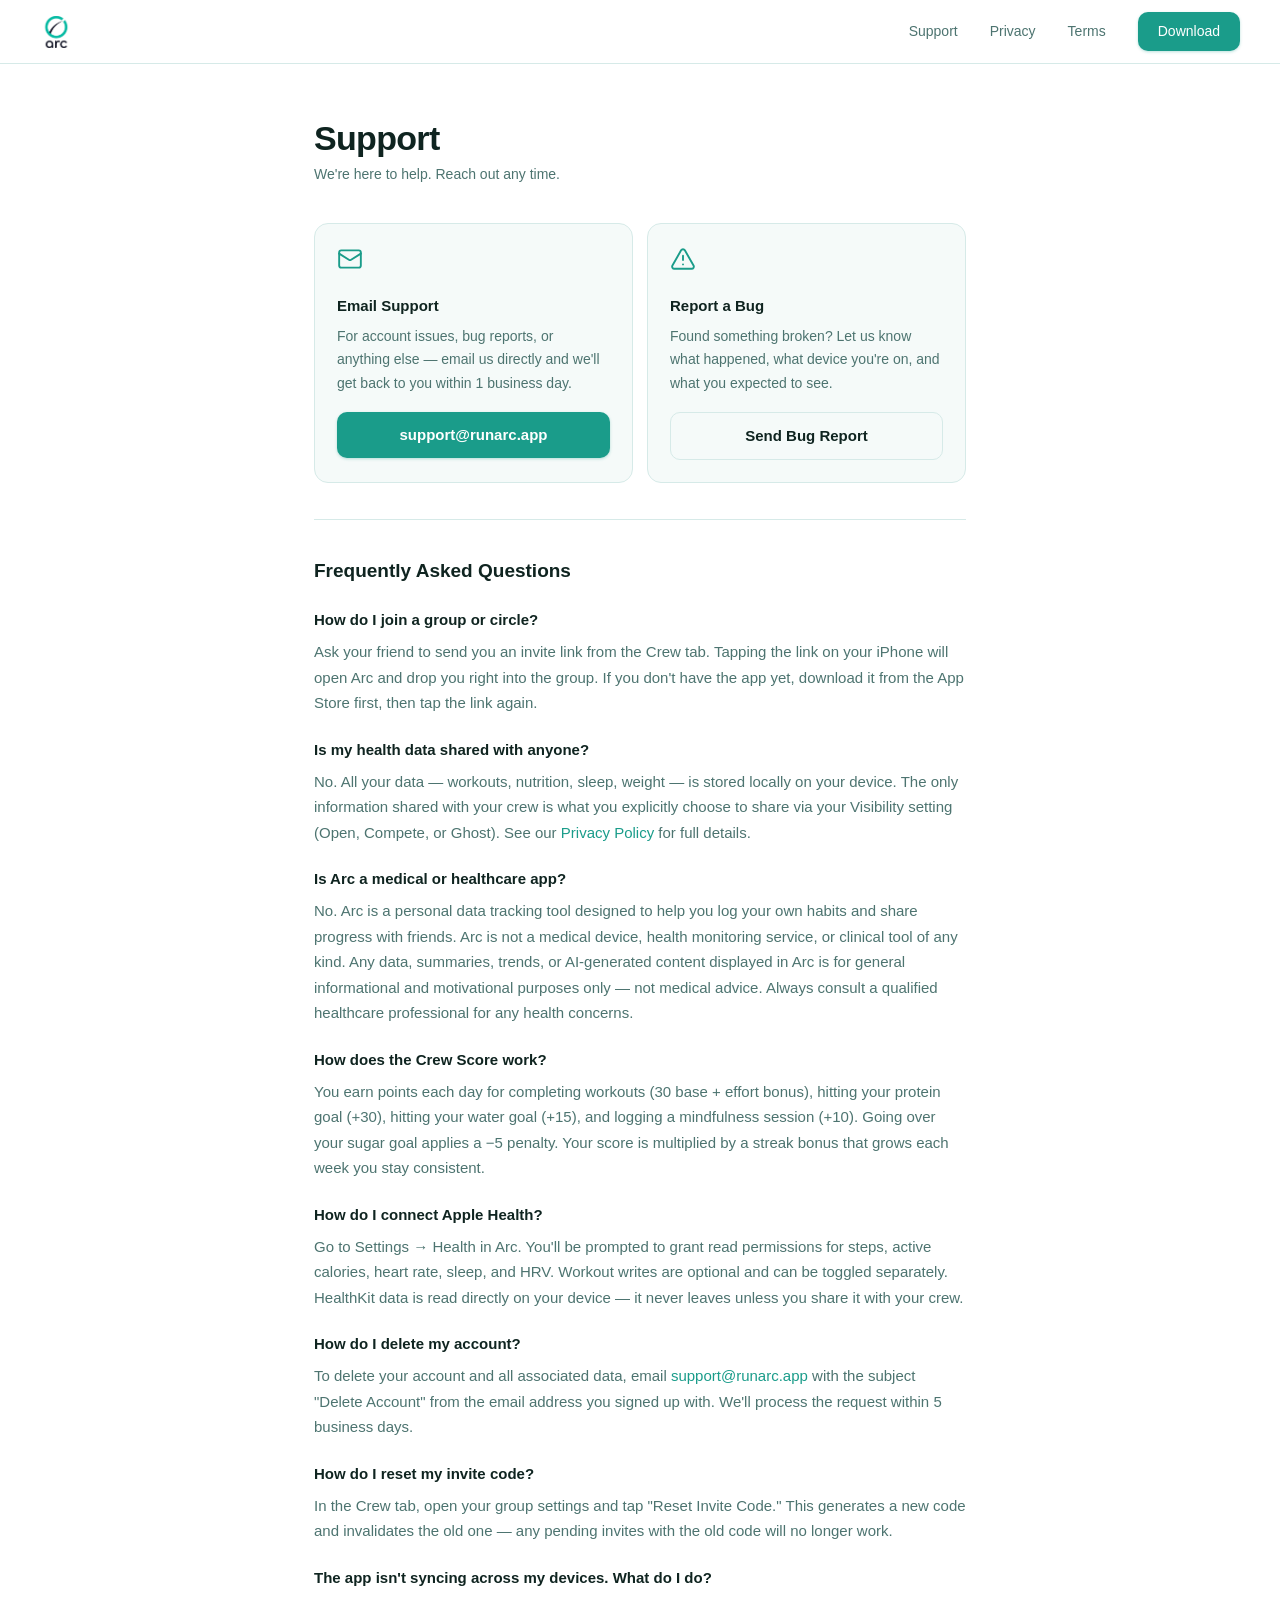
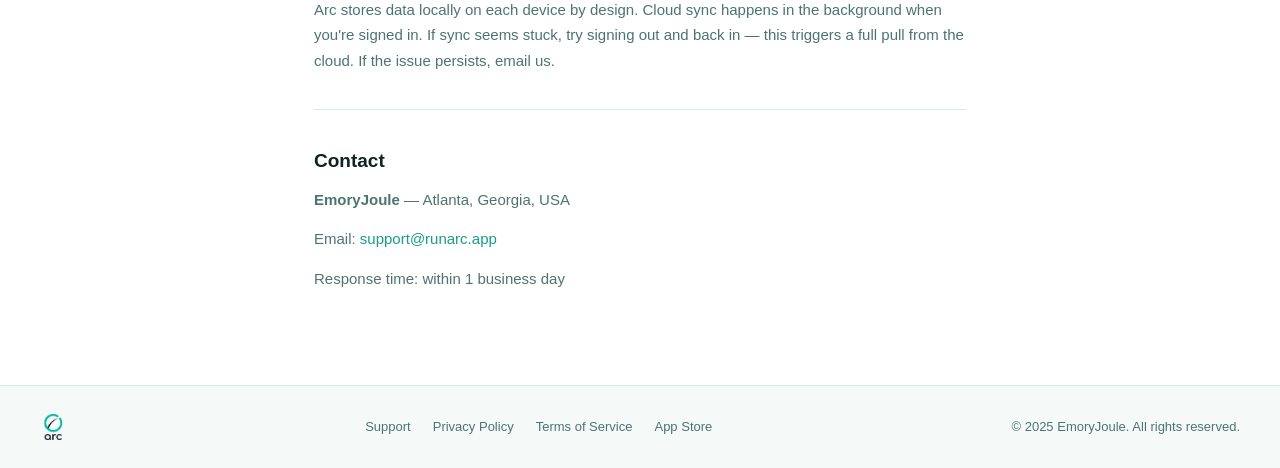
<file: support/index.html>
<!DOCTYPE html>
<html lang="en">
<head>
  <meta charset="UTF-8" />
  <meta name="viewport" content="width=device-width, initial-scale=1.0" />
  <title>Support — Arc</title>
  <meta name="description" content="Get help with Arc — the crew fitness tracking app." />
  <link rel="stylesheet" href="/style.css" />
  <link rel="icon" href="/favicon.png" />
</head>
<body>

<nav>
  <a href="/" class="nav-logo">
    <img src="/logo.png" alt="Arc" />
  </a>
  <div class="nav-links">
    <a href="/support">Support</a>
    <a href="/privacy">Privacy</a>
    <a href="/terms">Terms</a>
    <a href="https://apps.apple.com/app/id6771915576" class="btn btn-primary" style="padding:8px 20px;font-size:14px;">Download</a>
  </div>
</nav>

<div class="content-page">
  <h1>Support</h1>
  <p class="updated">We're here to help. Reach out any time.</p>

  <div class="support-grid">
    <div class="support-card">
      <svg class="support-icon" viewBox="0 0 24 24" fill="none" stroke="currentColor" stroke-width="1.75" stroke-linecap="round" stroke-linejoin="round" aria-hidden="true">
        <rect width="20" height="16" x="2" y="4" rx="2"/>
        <path d="m22 7-8.97 5.7a1.94 1.94 0 0 1-2.06 0L2 7"/>
      </svg>
      <h3>Email Support</h3>
      <p>For account issues, bug reports, or anything else — email us directly and we'll get back to you within 1 business day.</p>
      <a href="mailto:support@runarc.app" class="btn btn-primary" style="width:100%;justify-content:center;color:#fff;">
        support@runarc.app
      </a>
    </div>
    <div class="support-card">
      <svg class="support-icon" viewBox="0 0 24 24" fill="none" stroke="currentColor" stroke-width="1.75" stroke-linecap="round" stroke-linejoin="round" aria-hidden="true">
        <path d="m21.73 18-8-14a2 2 0 0 0-3.48 0l-8 14A2 2 0 0 0 4 21h16a2 2 0 0 0 1.73-3Z"/>
        <path d="M12 9v4"/>
        <path d="M12 17h.01"/>
      </svg>
      <h3>Report a Bug</h3>
      <p>Found something broken? Let us know what happened, what device you're on, and what you expected to see.</p>
      <a href="mailto:support@runarc.app?subject=Bug%20Report" class="btn btn-outline" style="width:100%;justify-content:center;">
        Send Bug Report
      </a>
    </div>
  </div>

  <hr class="content-divider" />

  <h2>Frequently Asked Questions</h2>

  <h3>How do I join a group or circle?</h3>
  <p>Ask your friend to send you an invite link from the Crew tab. Tapping the link on your iPhone will open Arc and drop you right into the group. If you don't have the app yet, download it from the App Store first, then tap the link again.</p>

  <h3>Is my health data shared with anyone?</h3>
  <p>No. All your data — workouts, nutrition, sleep, weight — is stored locally on your device. The only information shared with your crew is what you explicitly choose to share via your Visibility setting (Open, Compete, or Ghost). See our <a href="/privacy">Privacy Policy</a> for full details.</p>

  <h3>Is Arc a medical or healthcare app?</h3>
  <p>No. Arc is a personal data tracking tool designed to help you log your own habits and share progress with friends. Arc is not a medical device, health monitoring service, or clinical tool of any kind. Any data, summaries, trends, or AI-generated content displayed in Arc is for general informational and motivational purposes only — not medical advice. Always consult a qualified healthcare professional for any health concerns.</p>

  <h3>How does the Crew Score work?</h3>
  <p>You earn points each day for completing workouts (30 base + effort bonus), hitting your protein goal (+30), hitting your water goal (+15), and logging a mindfulness session (+10). Going over your sugar goal applies a −5 penalty. Your score is multiplied by a streak bonus that grows each week you stay consistent.</p>

  <h3>How do I connect Apple Health?</h3>
  <p>Go to Settings → Health in Arc. You'll be prompted to grant read permissions for steps, active calories, heart rate, sleep, and HRV. Workout writes are optional and can be toggled separately. HealthKit data is read directly on your device — it never leaves unless you share it with your crew.</p>

  <h3>How do I delete my account?</h3>
  <p>To delete your account and all associated data, email <a href="mailto:support@runarc.app">support@runarc.app</a> with the subject "Delete Account" from the email address you signed up with. We'll process the request within 5 business days.</p>

  <h3>How do I reset my invite code?</h3>
  <p>In the Crew tab, open your group settings and tap "Reset Invite Code." This generates a new code and invalidates the old one — any pending invites with the old code will no longer work.</p>

  <h3>The app isn't syncing across my devices. What do I do?</h3>
  <p>Arc stores data locally on each device by design. Cloud sync happens in the background when you're signed in. If sync seems stuck, try signing out and back in — this triggers a full pull from the cloud. If the issue persists, email us.</p>

  <hr class="content-divider" />

  <h2>Contact</h2>
  <p><strong>EmoryJoule</strong> — Atlanta, Georgia, USA</p>
  <p>Email: <a href="mailto:support@runarc.app">support@runarc.app</a></p>
  <p>Response time: within 1 business day</p>
</div>

<footer>
  <a href="/" class="footer-logo">
    <img src="/logo.png" alt="Arc" />
  </a>
  <div class="footer-links">
    <a href="/support">Support</a>
    <a href="/privacy">Privacy Policy</a>
    <a href="/terms">Terms of Service</a>
    <a href="https://apps.apple.com/app/id6771915576">App Store</a>
  </div>
  <p class="footer-copy">&copy; 2025 EmoryJoule. All rights reserved.</p>
</footer>

</body>
</html>
</file>
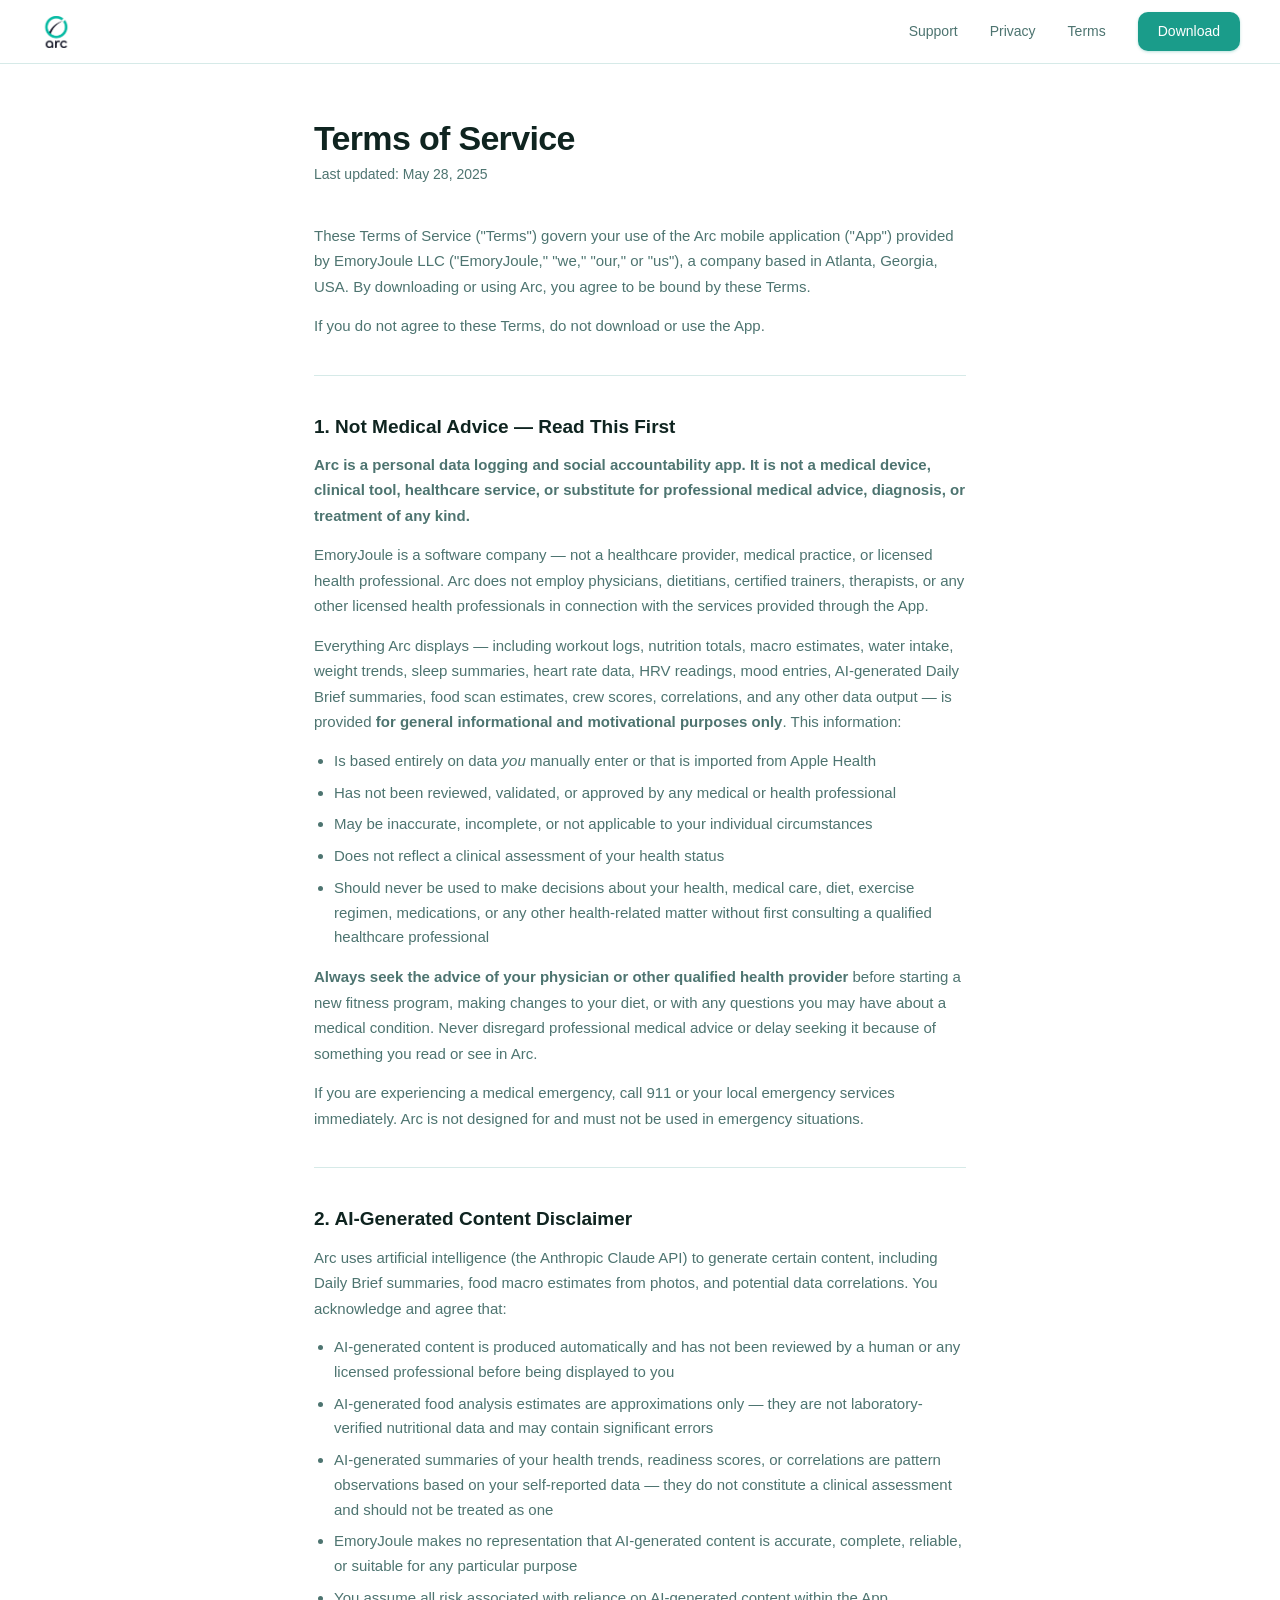
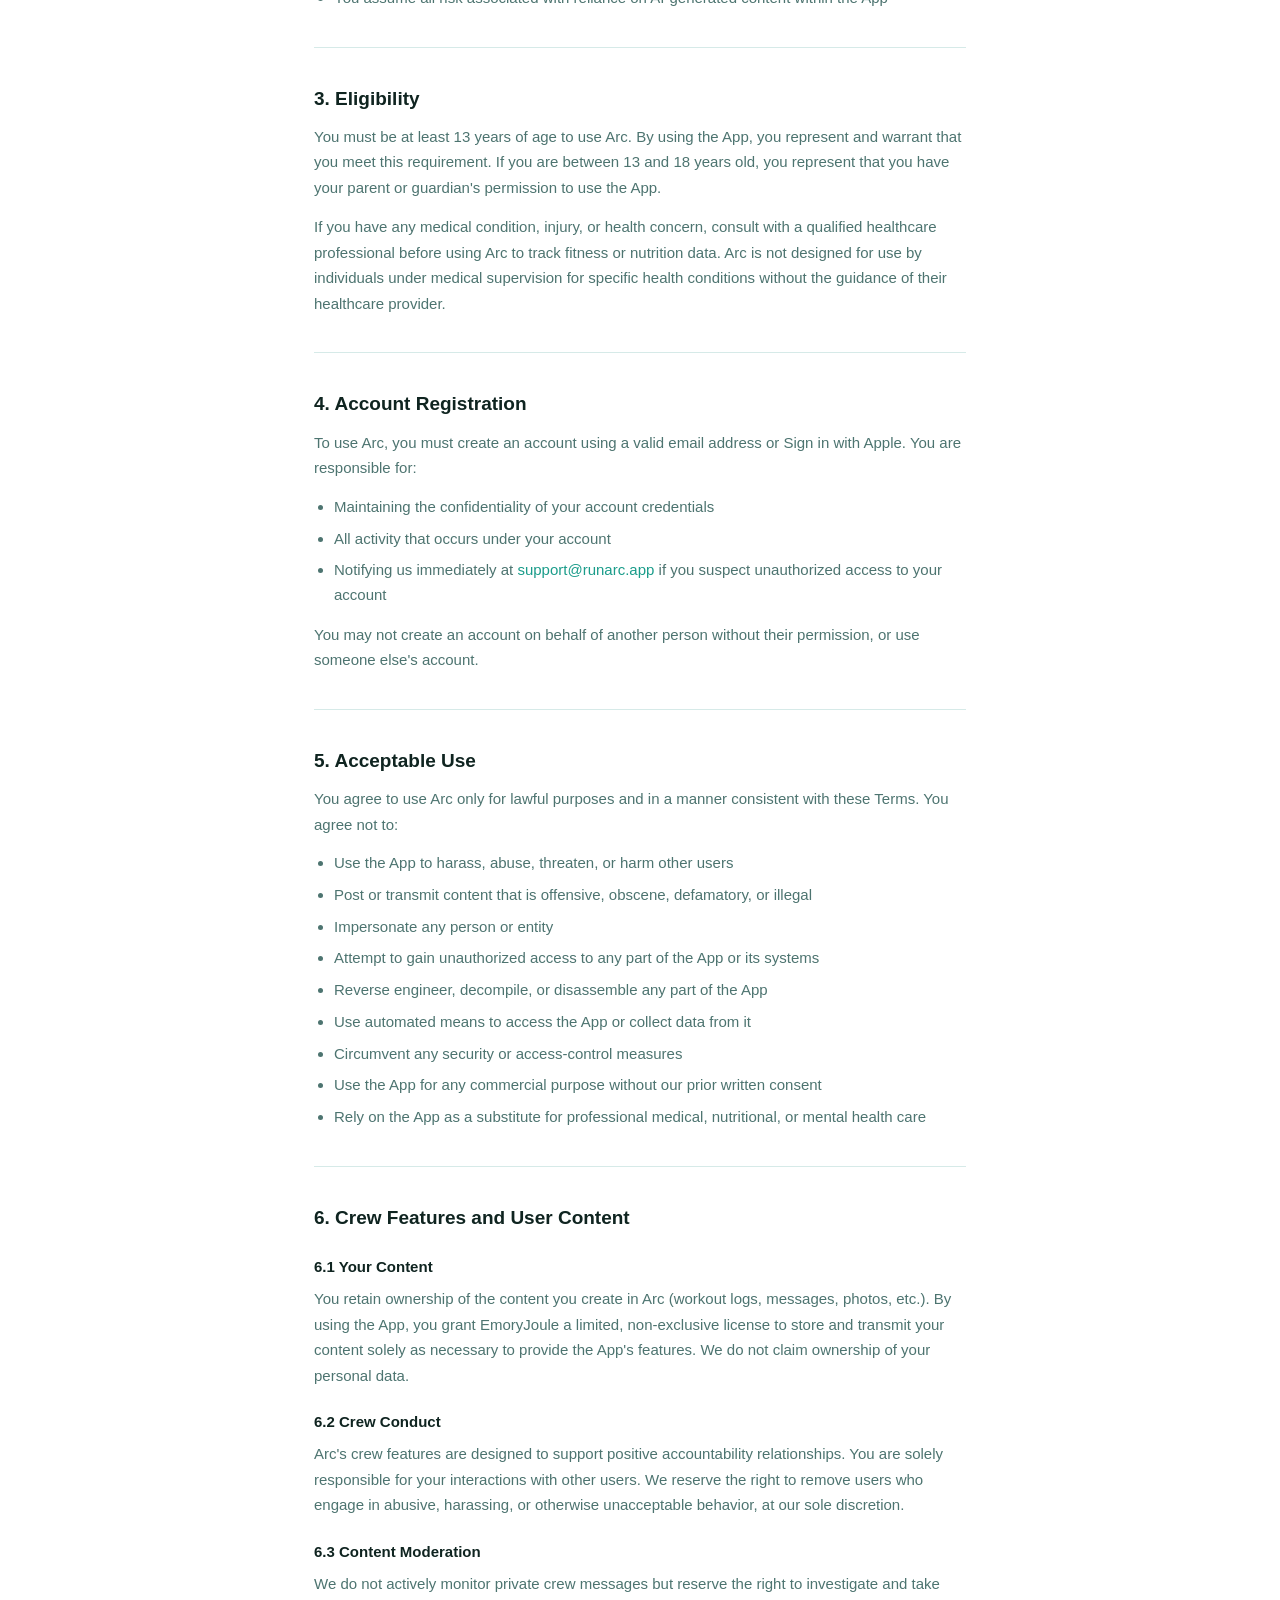
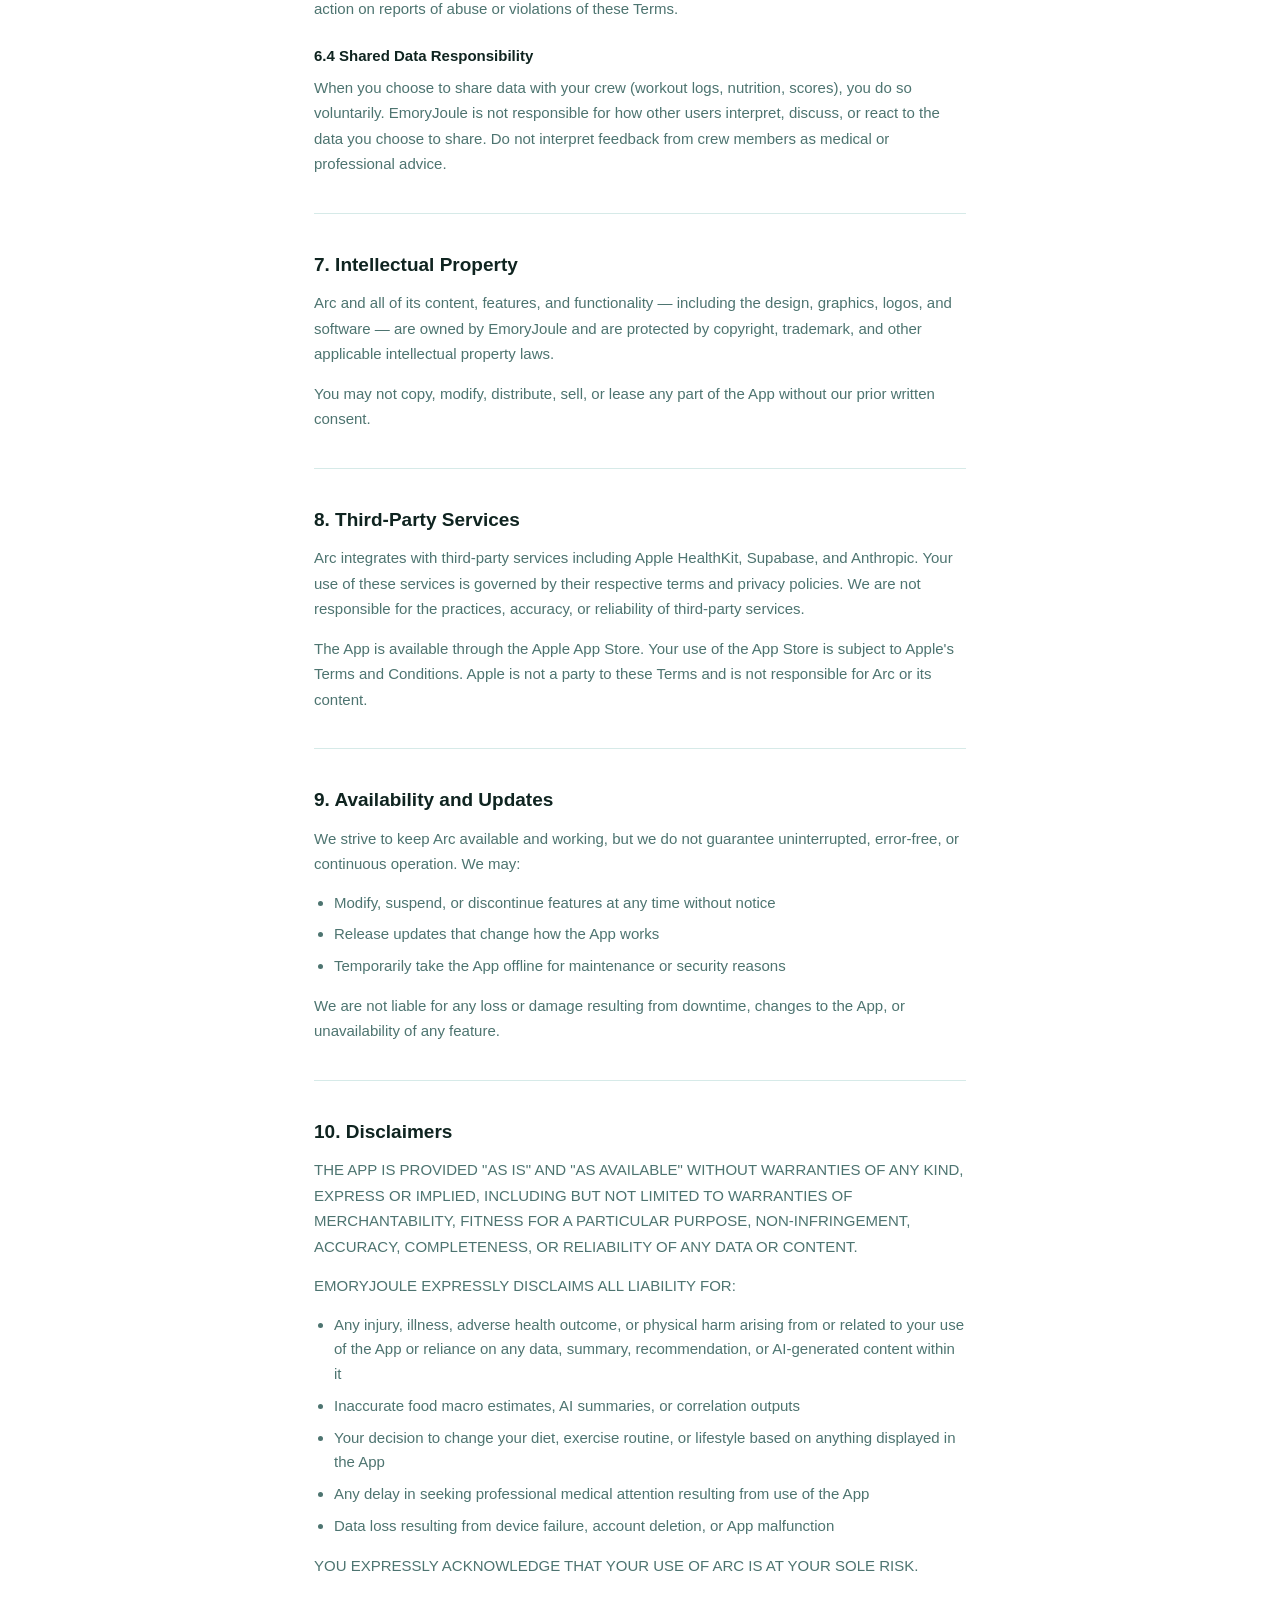
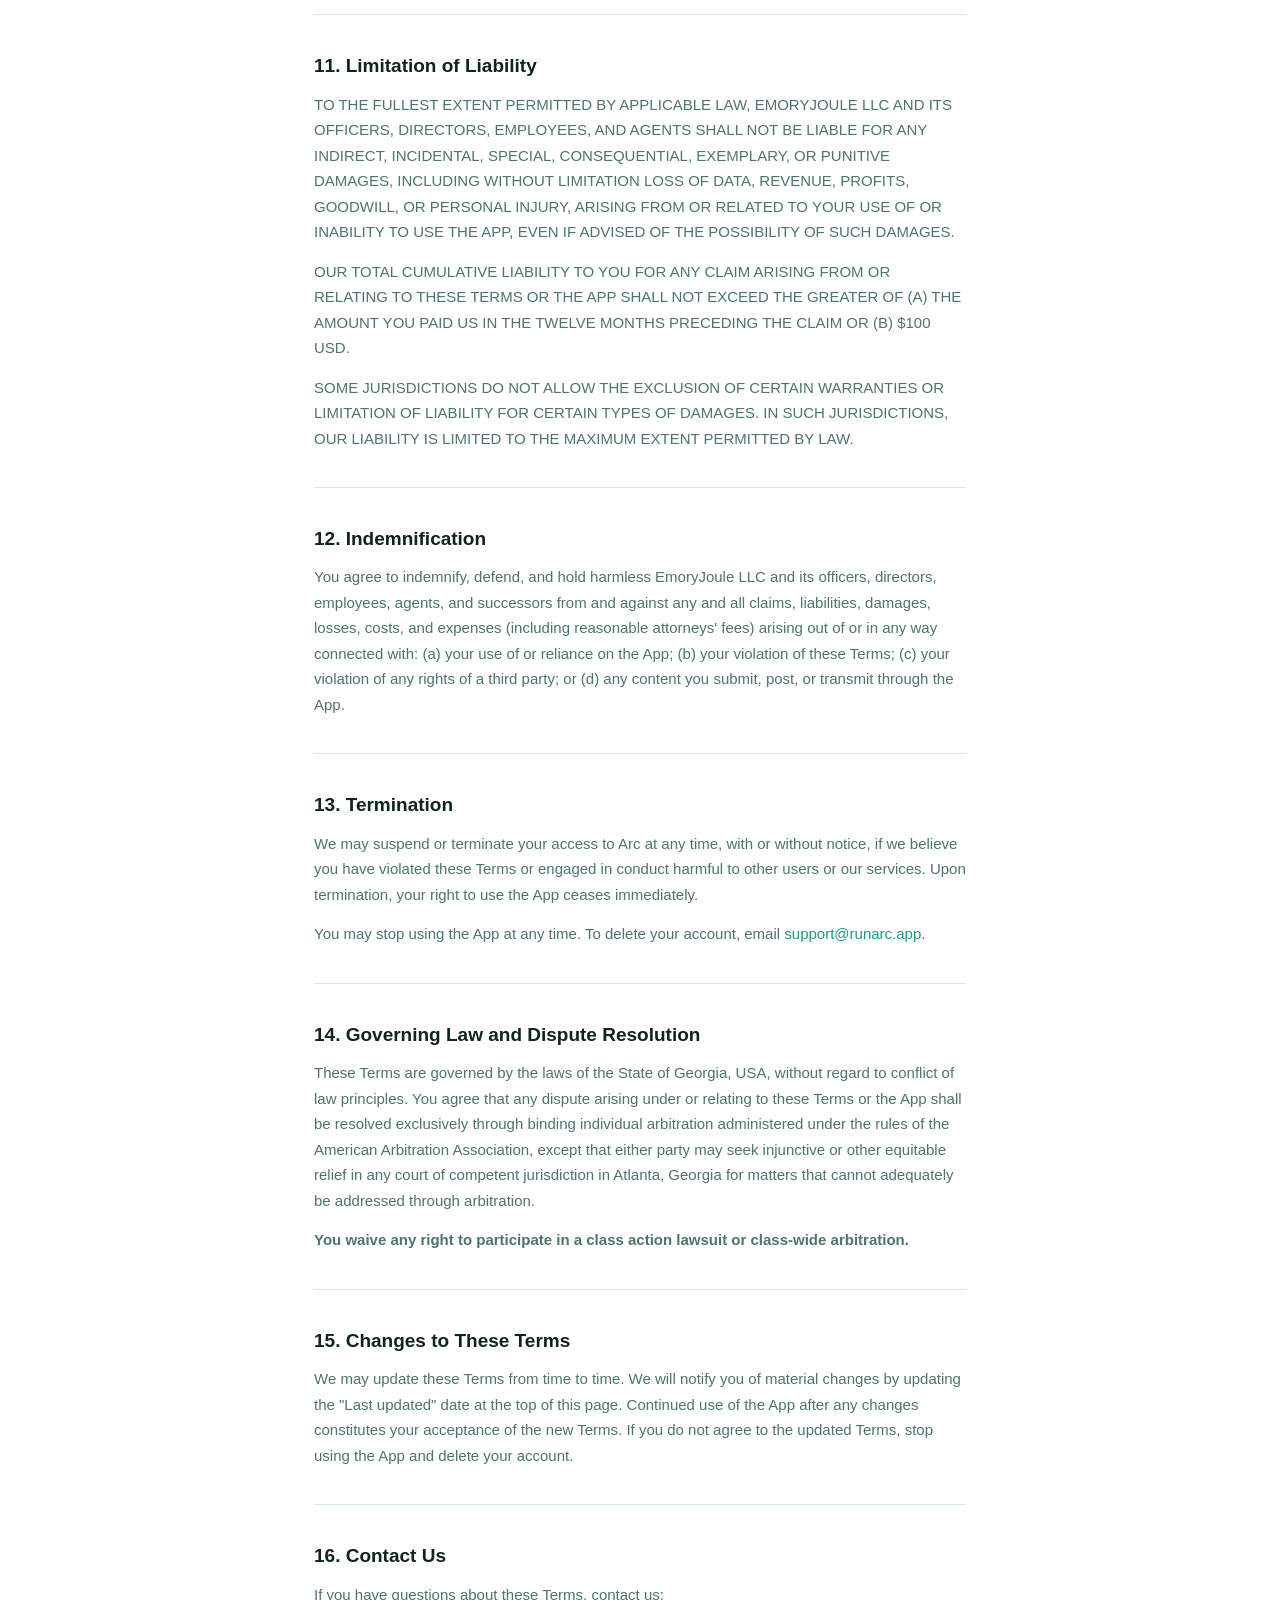
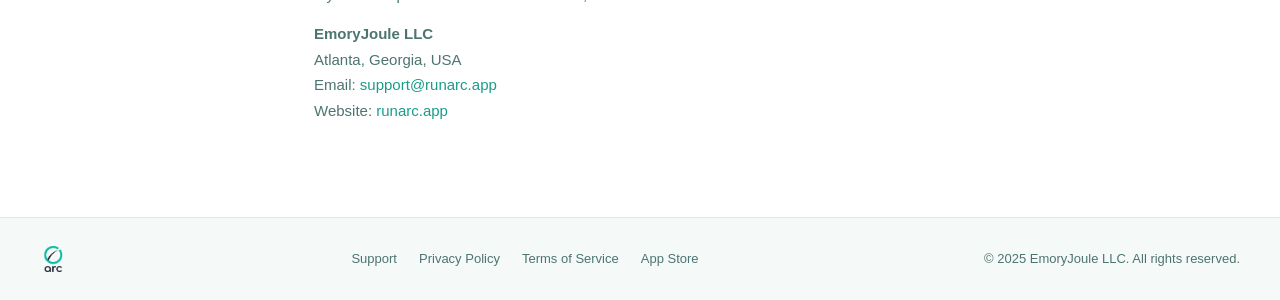
<file: terms/index.html>
<!DOCTYPE html>
<html lang="en">
<head>
  <meta charset="UTF-8" />
  <meta name="viewport" content="width=device-width, initial-scale=1.0" />
  <title>Terms of Service — Arc</title>
  <meta name="description" content="Terms of Service for Arc by EmoryJoule." />
  <link rel="stylesheet" href="/style.css" />
  <link rel="icon" href="/favicon.png" />
</head>
<body>

<nav>
  <a href="/" class="nav-logo">
    <img src="/logo.png" alt="Arc" />
  </a>
  <div class="nav-links">
    <a href="/support">Support</a>
    <a href="/privacy">Privacy</a>
    <a href="/terms">Terms</a>
    <a href="https://apps.apple.com/app/id6771915576" class="btn btn-primary" style="padding:8px 20px;font-size:14px;">Download</a>
  </div>
</nav>

<div class="content-page">
  <h1>Terms of Service</h1>
  <p class="updated">Last updated: May 28, 2025</p>

  <p>These Terms of Service ("Terms") govern your use of the Arc mobile application ("App") provided by EmoryJoule LLC ("EmoryJoule," "we," "our," or "us"), a company based in Atlanta, Georgia, USA. By downloading or using Arc, you agree to be bound by these Terms.</p>

  <p>If you do not agree to these Terms, do not download or use the App.</p>

  <hr class="content-divider" />

  <h2>1. Not Medical Advice — Read This First</h2>

  <p><strong>Arc is a personal data logging and social accountability app. It is not a medical device, clinical tool, healthcare service, or substitute for professional medical advice, diagnosis, or treatment of any kind.</strong></p>

  <p>EmoryJoule is a software company — not a healthcare provider, medical practice, or licensed health professional. Arc does not employ physicians, dietitians, certified trainers, therapists, or any other licensed health professionals in connection with the services provided through the App.</p>

  <p>Everything Arc displays — including workout logs, nutrition totals, macro estimates, water intake, weight trends, sleep summaries, heart rate data, HRV readings, mood entries, AI-generated Daily Brief summaries, food scan estimates, crew scores, correlations, and any other data output — is provided <strong>for general informational and motivational purposes only</strong>. This information:</p>
  <ul>
    <li>Is based entirely on data <em>you</em> manually enter or that is imported from Apple Health</li>
    <li>Has not been reviewed, validated, or approved by any medical or health professional</li>
    <li>May be inaccurate, incomplete, or not applicable to your individual circumstances</li>
    <li>Does not reflect a clinical assessment of your health status</li>
    <li>Should never be used to make decisions about your health, medical care, diet, exercise regimen, medications, or any other health-related matter without first consulting a qualified healthcare professional</li>
  </ul>

  <p><strong>Always seek the advice of your physician or other qualified health provider</strong> before starting a new fitness program, making changes to your diet, or with any questions you may have about a medical condition. Never disregard professional medical advice or delay seeking it because of something you read or see in Arc.</p>

  <p>If you are experiencing a medical emergency, call 911 or your local emergency services immediately. Arc is not designed for and must not be used in emergency situations.</p>

  <hr class="content-divider" />

  <h2>2. AI-Generated Content Disclaimer</h2>

  <p>Arc uses artificial intelligence (the Anthropic Claude API) to generate certain content, including Daily Brief summaries, food macro estimates from photos, and potential data correlations. You acknowledge and agree that:</p>
  <ul>
    <li>AI-generated content is produced automatically and has not been reviewed by a human or any licensed professional before being displayed to you</li>
    <li>AI-generated food analysis estimates are approximations only — they are not laboratory-verified nutritional data and may contain significant errors</li>
    <li>AI-generated summaries of your health trends, readiness scores, or correlations are pattern observations based on your self-reported data — they do not constitute a clinical assessment and should not be treated as one</li>
    <li>EmoryJoule makes no representation that AI-generated content is accurate, complete, reliable, or suitable for any particular purpose</li>
    <li>You assume all risk associated with reliance on AI-generated content within the App</li>
  </ul>

  <hr class="content-divider" />

  <h2>3. Eligibility</h2>

  <p>You must be at least 13 years of age to use Arc. By using the App, you represent and warrant that you meet this requirement. If you are between 13 and 18 years old, you represent that you have your parent or guardian's permission to use the App.</p>

  <p>If you have any medical condition, injury, or health concern, consult with a qualified healthcare professional before using Arc to track fitness or nutrition data. Arc is not designed for use by individuals under medical supervision for specific health conditions without the guidance of their healthcare provider.</p>

  <hr class="content-divider" />

  <h2>4. Account Registration</h2>

  <p>To use Arc, you must create an account using a valid email address or Sign in with Apple. You are responsible for:</p>
  <ul>
    <li>Maintaining the confidentiality of your account credentials</li>
    <li>All activity that occurs under your account</li>
    <li>Notifying us immediately at <a href="mailto:support@runarc.app">support@runarc.app</a> if you suspect unauthorized access to your account</li>
  </ul>

  <p>You may not create an account on behalf of another person without their permission, or use someone else's account.</p>

  <hr class="content-divider" />

  <h2>5. Acceptable Use</h2>

  <p>You agree to use Arc only for lawful purposes and in a manner consistent with these Terms. You agree not to:</p>
  <ul>
    <li>Use the App to harass, abuse, threaten, or harm other users</li>
    <li>Post or transmit content that is offensive, obscene, defamatory, or illegal</li>
    <li>Impersonate any person or entity</li>
    <li>Attempt to gain unauthorized access to any part of the App or its systems</li>
    <li>Reverse engineer, decompile, or disassemble any part of the App</li>
    <li>Use automated means to access the App or collect data from it</li>
    <li>Circumvent any security or access-control measures</li>
    <li>Use the App for any commercial purpose without our prior written consent</li>
    <li>Rely on the App as a substitute for professional medical, nutritional, or mental health care</li>
  </ul>

  <hr class="content-divider" />

  <h2>6. Crew Features and User Content</h2>

  <h3>6.1 Your Content</h3>
  <p>You retain ownership of the content you create in Arc (workout logs, messages, photos, etc.). By using the App, you grant EmoryJoule a limited, non-exclusive license to store and transmit your content solely as necessary to provide the App's features. We do not claim ownership of your personal data.</p>

  <h3>6.2 Crew Conduct</h3>
  <p>Arc's crew features are designed to support positive accountability relationships. You are solely responsible for your interactions with other users. We reserve the right to remove users who engage in abusive, harassing, or otherwise unacceptable behavior, at our sole discretion.</p>

  <h3>6.3 Content Moderation</h3>
  <p>We do not actively monitor private crew messages but reserve the right to investigate and take action on reports of abuse or violations of these Terms.</p>

  <h3>6.4 Shared Data Responsibility</h3>
  <p>When you choose to share data with your crew (workout logs, nutrition, scores), you do so voluntarily. EmoryJoule is not responsible for how other users interpret, discuss, or react to the data you choose to share. Do not interpret feedback from crew members as medical or professional advice.</p>

  <hr class="content-divider" />

  <h2>7. Intellectual Property</h2>

  <p>Arc and all of its content, features, and functionality — including the design, graphics, logos, and software — are owned by EmoryJoule and are protected by copyright, trademark, and other applicable intellectual property laws.</p>

  <p>You may not copy, modify, distribute, sell, or lease any part of the App without our prior written consent.</p>

  <hr class="content-divider" />

  <h2>8. Third-Party Services</h2>

  <p>Arc integrates with third-party services including Apple HealthKit, Supabase, and Anthropic. Your use of these services is governed by their respective terms and privacy policies. We are not responsible for the practices, accuracy, or reliability of third-party services.</p>

  <p>The App is available through the Apple App Store. Your use of the App Store is subject to Apple's Terms and Conditions. Apple is not a party to these Terms and is not responsible for Arc or its content.</p>

  <hr class="content-divider" />

  <h2>9. Availability and Updates</h2>

  <p>We strive to keep Arc available and working, but we do not guarantee uninterrupted, error-free, or continuous operation. We may:</p>
  <ul>
    <li>Modify, suspend, or discontinue features at any time without notice</li>
    <li>Release updates that change how the App works</li>
    <li>Temporarily take the App offline for maintenance or security reasons</li>
  </ul>

  <p>We are not liable for any loss or damage resulting from downtime, changes to the App, or unavailability of any feature.</p>

  <hr class="content-divider" />

  <h2>10. Disclaimers</h2>

  <p>THE APP IS PROVIDED "AS IS" AND "AS AVAILABLE" WITHOUT WARRANTIES OF ANY KIND, EXPRESS OR IMPLIED, INCLUDING BUT NOT LIMITED TO WARRANTIES OF MERCHANTABILITY, FITNESS FOR A PARTICULAR PURPOSE, NON-INFRINGEMENT, ACCURACY, COMPLETENESS, OR RELIABILITY OF ANY DATA OR CONTENT.</p>

  <p>EMORYJOULE EXPRESSLY DISCLAIMS ALL LIABILITY FOR:</p>
  <ul>
    <li>Any injury, illness, adverse health outcome, or physical harm arising from or related to your use of the App or reliance on any data, summary, recommendation, or AI-generated content within it</li>
    <li>Inaccurate food macro estimates, AI summaries, or correlation outputs</li>
    <li>Your decision to change your diet, exercise routine, or lifestyle based on anything displayed in the App</li>
    <li>Any delay in seeking professional medical attention resulting from use of the App</li>
    <li>Data loss resulting from device failure, account deletion, or App malfunction</li>
  </ul>

  <p>YOU EXPRESSLY ACKNOWLEDGE THAT YOUR USE OF ARC IS AT YOUR SOLE RISK.</p>

  <hr class="content-divider" />

  <h2>11. Limitation of Liability</h2>

  <p>TO THE FULLEST EXTENT PERMITTED BY APPLICABLE LAW, EMORYJOULE LLC AND ITS OFFICERS, DIRECTORS, EMPLOYEES, AND AGENTS SHALL NOT BE LIABLE FOR ANY INDIRECT, INCIDENTAL, SPECIAL, CONSEQUENTIAL, EXEMPLARY, OR PUNITIVE DAMAGES, INCLUDING WITHOUT LIMITATION LOSS OF DATA, REVENUE, PROFITS, GOODWILL, OR PERSONAL INJURY, ARISING FROM OR RELATED TO YOUR USE OF OR INABILITY TO USE THE APP, EVEN IF ADVISED OF THE POSSIBILITY OF SUCH DAMAGES.</p>

  <p>OUR TOTAL CUMULATIVE LIABILITY TO YOU FOR ANY CLAIM ARISING FROM OR RELATING TO THESE TERMS OR THE APP SHALL NOT EXCEED THE GREATER OF (A) THE AMOUNT YOU PAID US IN THE TWELVE MONTHS PRECEDING THE CLAIM OR (B) $100 USD.</p>

  <p>SOME JURISDICTIONS DO NOT ALLOW THE EXCLUSION OF CERTAIN WARRANTIES OR LIMITATION OF LIABILITY FOR CERTAIN TYPES OF DAMAGES. IN SUCH JURISDICTIONS, OUR LIABILITY IS LIMITED TO THE MAXIMUM EXTENT PERMITTED BY LAW.</p>

  <hr class="content-divider" />

  <h2>12. Indemnification</h2>

  <p>You agree to indemnify, defend, and hold harmless EmoryJoule LLC and its officers, directors, employees, agents, and successors from and against any and all claims, liabilities, damages, losses, costs, and expenses (including reasonable attorneys' fees) arising out of or in any way connected with: (a) your use of or reliance on the App; (b) your violation of these Terms; (c) your violation of any rights of a third party; or (d) any content you submit, post, or transmit through the App.</p>

  <hr class="content-divider" />

  <h2>13. Termination</h2>

  <p>We may suspend or terminate your access to Arc at any time, with or without notice, if we believe you have violated these Terms or engaged in conduct harmful to other users or our services. Upon termination, your right to use the App ceases immediately.</p>

  <p>You may stop using the App at any time. To delete your account, email <a href="mailto:support@runarc.app">support@runarc.app</a>.</p>

  <hr class="content-divider" />

  <h2>14. Governing Law and Dispute Resolution</h2>

  <p>These Terms are governed by the laws of the State of Georgia, USA, without regard to conflict of law principles. You agree that any dispute arising under or relating to these Terms or the App shall be resolved exclusively through binding individual arbitration administered under the rules of the American Arbitration Association, except that either party may seek injunctive or other equitable relief in any court of competent jurisdiction in Atlanta, Georgia for matters that cannot adequately be addressed through arbitration.</p>

  <p><strong>You waive any right to participate in a class action lawsuit or class-wide arbitration.</strong></p>

  <hr class="content-divider" />

  <h2>15. Changes to These Terms</h2>

  <p>We may update these Terms from time to time. We will notify you of material changes by updating the "Last updated" date at the top of this page. Continued use of the App after any changes constitutes your acceptance of the new Terms. If you do not agree to the updated Terms, stop using the App and delete your account.</p>

  <hr class="content-divider" />

  <h2>16. Contact Us</h2>

  <p>If you have questions about these Terms, contact us:</p>
  <p><strong>EmoryJoule LLC</strong><br />
  Atlanta, Georgia, USA<br />
  Email: <a href="mailto:support@runarc.app">support@runarc.app</a><br />
  Website: <a href="https://runarc.app">runarc.app</a></p>
</div>

<footer>
  <a href="/" class="footer-logo">
    <img src="/logo.png" alt="Arc" />
  </a>
  <div class="footer-links">
    <a href="/support">Support</a>
    <a href="/privacy">Privacy Policy</a>
    <a href="/terms">Terms of Service</a>
    <a href="https://apps.apple.com/app/id6771915576">App Store</a>
  </div>
  <p class="footer-copy">&copy; 2025 EmoryJoule LLC. All rights reserved.</p>
</footer>

</body>
</html>
</file>
<file: style.css>
:root {
  --bg: #ffffff;
  --surface: #f5faf9;
  --surface2: #eaf4f2;
  --border: #d6eae8;
  --teal: #1a9c8a;
  --teal-dark: #127a6a;
  --teal-light: #eaf4f2;
  --text: #0f2420;
  --muted: #4d7470;
  --radius: 14px;
}

* { box-sizing: border-box; margin: 0; padding: 0; }
html { scroll-behavior: smooth; }

body {
  font-family: -apple-system, BlinkMacSystemFont, 'Segoe UI', Roboto, sans-serif;
  background: var(--bg);
  color: var(--text);
  line-height: 1.6;
  min-height: 100vh;
}

a { color: var(--teal); text-decoration: none; }
a:hover { color: var(--teal-dark); }

/* ── Nav ── */
nav {
  display: flex;
  align-items: center;
  justify-content: space-between;
  padding: 0 40px;
  height: 64px;
  border-bottom: 1px solid var(--border);
  background: rgba(255,255,255,0.92);
  backdrop-filter: blur(12px);
  -webkit-backdrop-filter: blur(12px);
  position: sticky;
  top: 0;
  z-index: 100;
}

.nav-logo { display: flex; align-items: center; text-decoration: none; }
.nav-logo img { height: 32px; width: auto; display: block; }

.nav-links { display: flex; gap: 32px; align-items: center; }
.nav-links a { color: var(--muted); font-size: 14px; font-weight: 500; transition: color 0.15s; }
.nav-links a:hover { color: var(--text); }

/* ── Buttons ── */
.btn {
  display: inline-flex;
  align-items: center;
  gap: 8px;
  padding: 11px 22px;
  border-radius: 10px;
  font-size: 15px;
  font-weight: 600;
  cursor: pointer;
  border: none;
  transition: all 0.15s;
  text-decoration: none;
  white-space: nowrap;
}
.btn:hover { transform: translateY(-1px); }
.btn:active { transform: translateY(0); }

.btn-primary { background: var(--teal); color: #fff; box-shadow: 0 1px 3px rgba(26,156,138,0.3); }
.btn-primary:hover { background: var(--teal-dark); box-shadow: 0 4px 12px rgba(26,156,138,0.35); }
.btn-outline { background: transparent; color: var(--text); border: 1.5px solid var(--border); }
.btn-outline:hover { border-color: var(--teal); color: var(--teal); background: var(--teal-light); }
.btn-secondary { background: var(--surface2); color: var(--text); border: 1px solid var(--border); }
.btn-secondary:hover { background: var(--surface); }
.btn-large { padding: 15px 30px; font-size: 16px; border-radius: 12px; }

/* Override global `a` color for button links — !important beats mailto: browser defaults */
a.btn-primary, a.btn-primary:visited, a.btn-primary:hover { color: #fff !important; }
a.btn-outline, a.btn-outline:visited { color: var(--text) !important; }
a.btn-outline:hover { color: var(--teal) !important; }
a.btn-secondary, a.btn-secondary:visited, a.btn-secondary:hover { color: var(--text) !important; }

/* ── Hero ── */
.hero {
  max-width: 680px;
  margin: 0 auto;
  padding: 72px 24px 64px;
  text-align: center;
}

.hero-logo {
  height: 144px;
  width: auto;
  display: block;
  margin: 0 auto 28px;
}

.hero-badge {
  display: inline-flex;
  align-items: center;
  gap: 6px;
  background: var(--teal-light);
  color: var(--teal-dark);
  font-size: 12px;
  font-weight: 600;
  letter-spacing: 0.06em;
  text-transform: uppercase;
  padding: 5px 12px;
  border-radius: 100px;
  margin-bottom: 24px;
}

h1 {
  font-size: clamp(38px, 5.5vw, 56px);
  font-weight: 800;
  line-height: 1.08;
  letter-spacing: -0.03em;
  color: var(--text);
  margin-bottom: 18px;
}

h1 span { color: var(--teal); }

.hero > p {
  font-size: 18px;
  color: var(--muted);
  margin-bottom: 36px;
  max-width: 460px;
  margin-left: auto;
  margin-right: auto;
  line-height: 1.65;
}

.hero-actions { display: flex; gap: 12px; justify-content: center; flex-wrap: wrap; }

/* ── Feature grid ── */
.features {
  max-width: 960px;
  margin: 0 auto;
  padding: 32px 24px 80px;
  display: grid;
  grid-template-columns: repeat(auto-fit, minmax(268px, 1fr));
  gap: 14px;
}

.features-label {
  text-align: center;
  font-size: 12px;
  font-weight: 600;
  letter-spacing: 0.08em;
  text-transform: uppercase;
  color: var(--muted);
  padding-top: 8px;
  padding-bottom: 0;
  grid-column: 1 / -1;
}

.feature-card {
  background: var(--surface);
  border: 1px solid var(--border);
  border-radius: var(--radius);
  padding: 22px;
}

.feature-icon {
  width: 26px;
  height: 26px;
  color: var(--teal);
  margin-bottom: 12px;
  display: block;
}

.feature-card h3 { font-size: 15px; font-weight: 700; margin-bottom: 6px; color: var(--text); }
.feature-card p { font-size: 14px; color: var(--muted); line-height: 1.6; }

/* ── Content pages ── */
.content-page {
  max-width: 700px;
  margin: 0 auto;
  padding: 56px 24px 80px;
}

.content-page h1 { font-size: 34px; font-weight: 800; margin-bottom: 6px; letter-spacing: -0.02em; }
.content-page .updated { color: var(--muted); font-size: 14px; margin-bottom: 36px; }
.content-page h2 { font-size: 19px; font-weight: 700; margin-top: 36px; margin-bottom: 10px; color: var(--text); }
.content-page h3 { font-size: 15px; font-weight: 600; margin-top: 22px; margin-bottom: 7px; color: var(--text); }
.content-page p { color: var(--muted); margin-bottom: 14px; line-height: 1.7; font-size: 15px; }
.content-page ul, .content-page ol { padding-left: 20px; color: var(--muted); margin-bottom: 14px; }
.content-page li { margin-bottom: 7px; line-height: 1.65; font-size: 15px; }
.content-page a { color: var(--teal); }
.content-divider { border: none; border-top: 1px solid var(--border); margin: 36px 0; }

/* ── Support cards ── */
.support-grid {
  display: grid;
  grid-template-columns: repeat(auto-fit, minmax(280px, 1fr));
  gap: 14px;
  margin-top: 28px;
}

.support-card {
  background: var(--surface);
  border: 1px solid var(--border);
  border-radius: var(--radius);
  padding: 22px;
}

.support-icon { width: 26px; height: 26px; color: var(--teal); margin-bottom: 12px; display: block; }
.support-card h3 { font-size: 15px; font-weight: 700; margin-bottom: 7px; color: var(--text); }
.support-card p { color: var(--muted); font-size: 14px; margin-bottom: 16px; }

/* ── Join page ── */
.join-page {
  min-height: 100vh;
  display: flex;
  flex-direction: column;
  align-items: center;
  justify-content: center;
  padding: 40px 24px;
  text-align: center;
  background: var(--surface);
}

.join-card {
  background: var(--bg);
  border: 1px solid var(--border);
  border-radius: 20px;
  padding: 40px 32px;
  max-width: 420px;
  width: 100%;
  box-shadow: 0 4px 24px rgba(0,0,0,0.06);
}

.join-emoji { font-size: 44px; margin-bottom: 14px; display: block; }
.join-card h1 { font-size: 24px; font-weight: 800; margin-bottom: 8px; text-align: center; }
.join-card .from { font-size: 15px; color: var(--muted); margin-bottom: 28px; }
.join-card .from strong { color: var(--text); }
.join-actions { display: flex; flex-direction: column; gap: 10px; }
.join-note { margin-top: 18px; font-size: 13px; color: var(--muted); }

/* ── Footer ── */
footer {
  border-top: 1px solid var(--border);
  background: var(--surface);
  padding: 28px 40px;
  display: flex;
  align-items: center;
  justify-content: space-between;
  flex-wrap: wrap;
  gap: 16px;
}

.footer-logo { display: flex; align-items: center; text-decoration: none; }
.footer-logo img { height: 26px; width: auto; display: block; }

.footer-links { display: flex; gap: 22px; flex-wrap: wrap; }
.footer-links a { color: var(--muted); font-size: 13px; font-weight: 500; transition: color 0.15s; }
.footer-links a:hover { color: var(--text); }

.footer-copy { color: var(--muted); font-size: 13px; }

/* ── Responsive ── */
@media (max-width: 640px) {
  nav { padding: 0 20px; }
  .nav-links { gap: 18px; }
  .nav-links a[href="/support"], .nav-links a[href="/privacy"], .nav-links a[href="/terms"] { display: none; }
  footer { padding: 24px 20px; flex-direction: column; align-items: flex-start; gap: 14px; }
  .hero { padding: 52px 20px 48px; }
  .hero-logo { height: 100px; }
  .features { padding: 16px 16px 60px; }
  .content-page { padding: 40px 20px 60px; }
}
</file>
